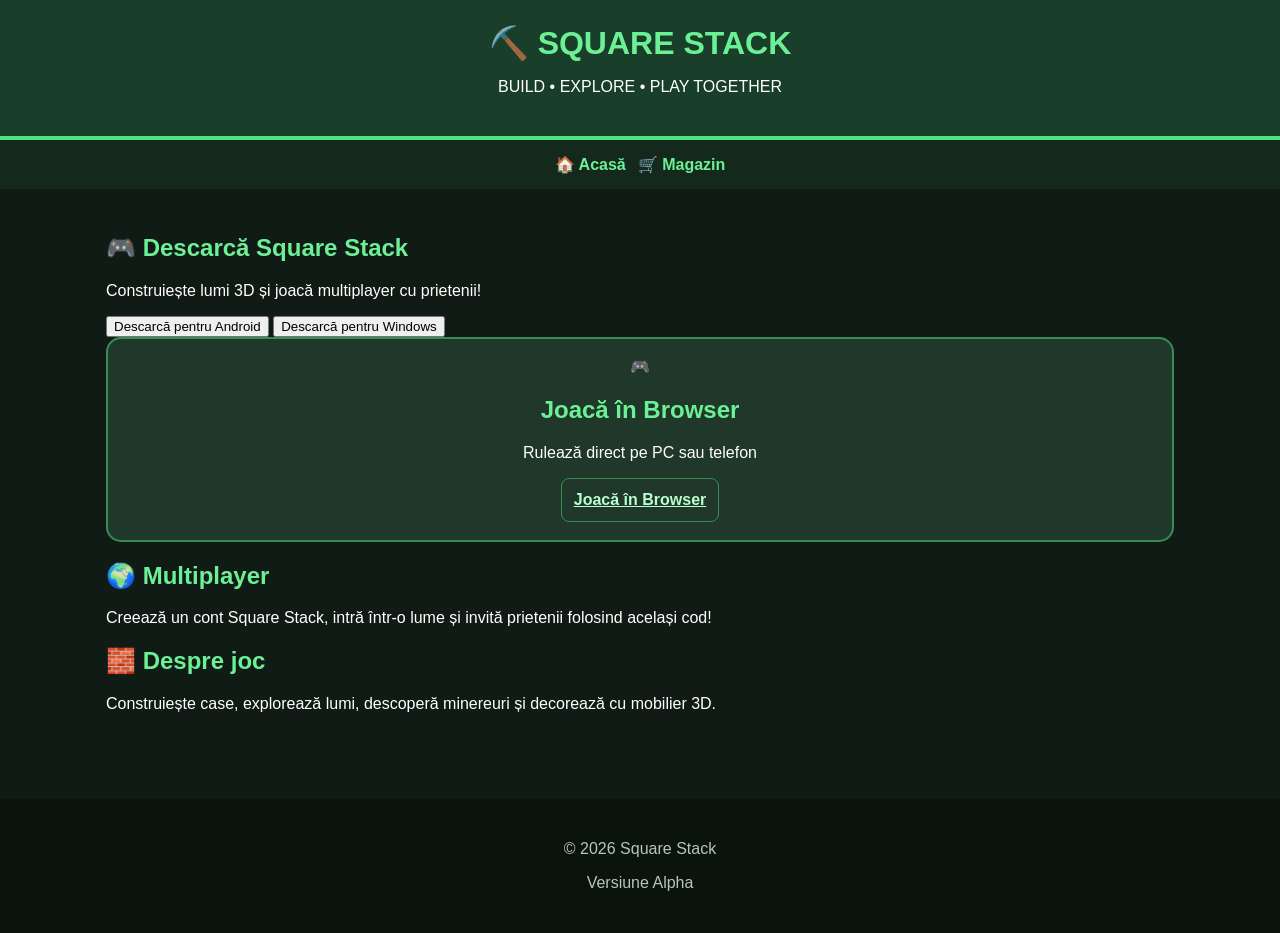
<file: index.html>
<!DOCTYPE html>
<html lang="ro">

<head>
    <meta charset="UTF-8">
    <meta name="viewport" content="width=device-width, initial-scale=1.0">

    <title>Square Stack - Download</title>
    <link rel="stylesheet" href="css/style.css">

</head>

<body>

    <header>
        <h1>⛏️ SQUARE STACK</h1>
        <p>BUILD • EXPLORE • PLAY TOGETHER</p>
    </header>
    <nav><a href="index.html">🏠 Acasă</a><a href="magazin.html">🛒 Magazin</a></nav>

    <main>

        <h2>🎮 Descarcă Square Stack</h2>

        <p>
            Construiește lumi 3D și joacă
            multiplayer cu prietenii!
        </p>

        <div class="download-buttons">
            <button class="download-btn android-btn" onclick="downloadGame('android')">
                Descarcă pentru Android
            </button>

            <button class="download-btn windows-btn" onclick="downloadGame('windows')">
                Descarcă pentru Windows
            </button>
        </div>


        </div>
        <div class="card">
            <div class="icon">🎮</div>
            <h2>Joacă în Browser</h2>
            <p>Rulează direct pe PC sau telefon</p>
            <a class="download-button" href="https://bogdansavitchi01-boop.github.io/square-stack-multiplayer/">
                Joacă în Browser
            </a>
        </div>

        <div class="info">
            <h2>🌍 Multiplayer</h2>

            <p>
                Creează un cont Square Stack,
                intră într-o lume și invită
                prietenii folosind același cod!
            </p>

            <h2>🧱 Despre joc</h2>

            <p>
                Construiește case, explorează lumi,
                descoperă minereuri și decorează
                cu mobilier 3D.
            </p>
        </div>


    </main>

    <footer>
        <p>© 2026 Square Stack</p>
        <p>Versiune Alpha</p>
    </footer>

</body>

</html>
</file>
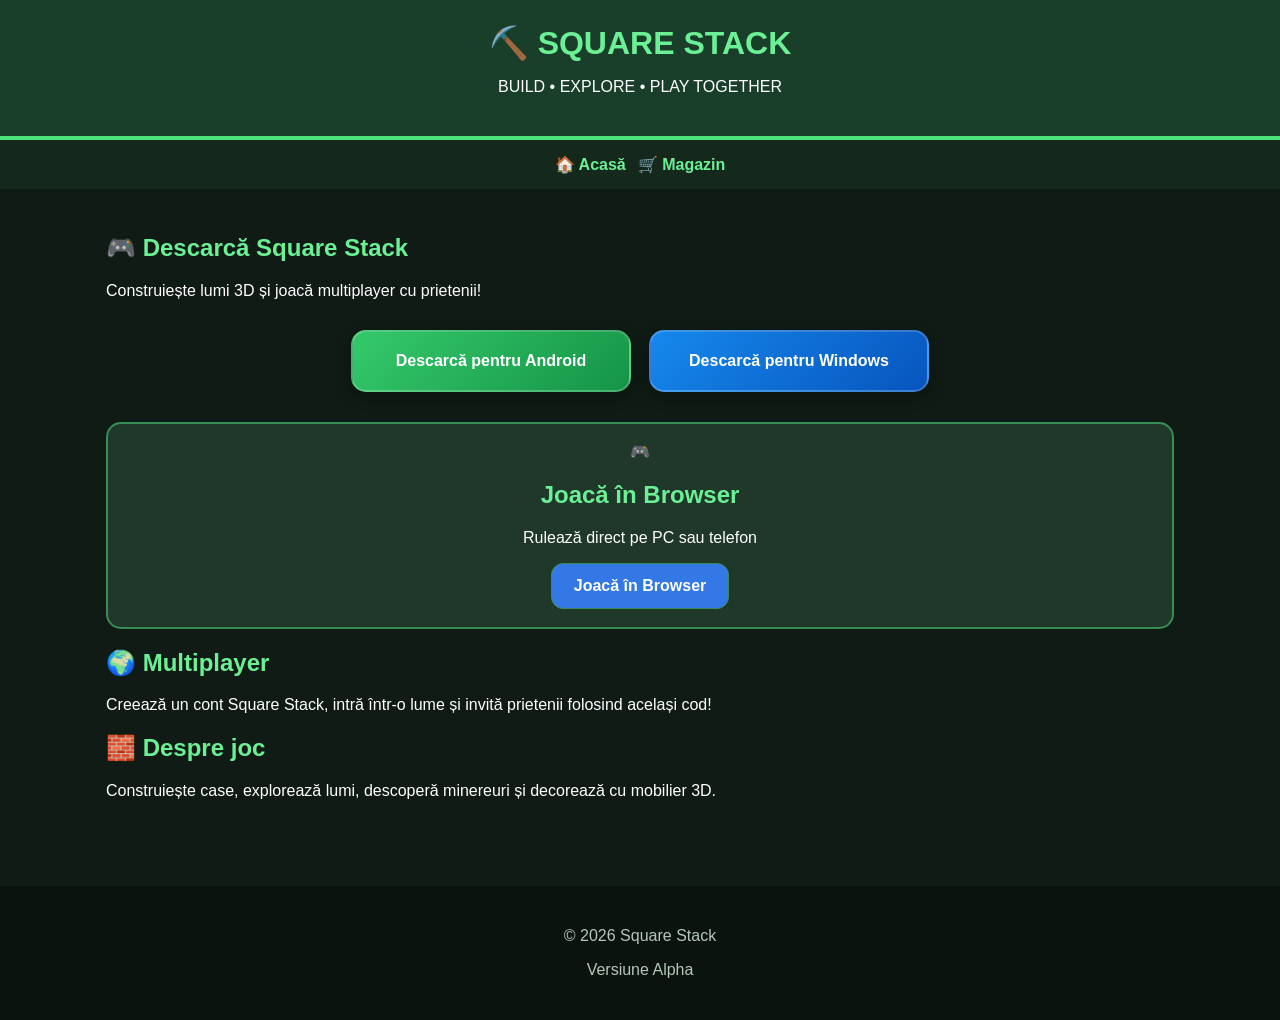
<file: site Squer stack/index.html>
<!DOCTYPE html>
<html lang="ro">

<head>
    <meta charset="UTF-8">
    <meta name="viewport" content="width=device-width, initial-scale=1.0">

    <title>Square Stack - Download</title>
    <link rel="stylesheet" href="css/product-page.css">
    <script src="js/magazin.js"></script>

</head>

<body>

    <header>
        <h1>⛏️ SQUARE STACK</h1>
        <p>BUILD • EXPLORE • PLAY TOGETHER</p>
    </header>
    <nav><a href="index.html">🏠 Acasă</a><a href="magazin.html">🛒 Magazin</a></nav>

    <main>

        <h2>🎮 Descarcă Square Stack</h2>

        <p>
            Construiește lumi 3D și joacă
            multiplayer cu prietenii!
        </p>

        <div class="download-buttons">
            <button class="download-btn android-btn" onclick="downloadGame('android')">
                Descarcă pentru Android
            </button>

            <button class="download-btn windows-btn" onclick="downloadGame('windows')">
                Descarcă pentru Windows
            </button>
        </div>


        </div>
        <div class="card">
            <div class="icon">🎮</div>
            <h2>Joacă în Browser</h2>
            <p>Rulează direct pe PC sau telefon</p>
            <a class="download-button" href="https://bogdansavitchi01-boop.github.io/square-stack-multiplayer/">
                Joacă în Browser
            </a>
        </div>

        <div class="info">
            <h2>🌍 Multiplayer</h2>

            <p>
                Creează un cont Square Stack,
                intră într-o lume și invită
                prietenii folosind același cod!
            </p>

            <h2>🧱 Despre joc</h2>

            <p>
                Construiește case, explorează lumi,
                descoperă minereuri și decorează
                cu mobilier 3D.
            </p>
        </div>


    </main>

    <footer>
        <p>© 2026 Square Stack</p>
        <p>Versiune Alpha</p>
    </footer>

</body>

</html>
</file>
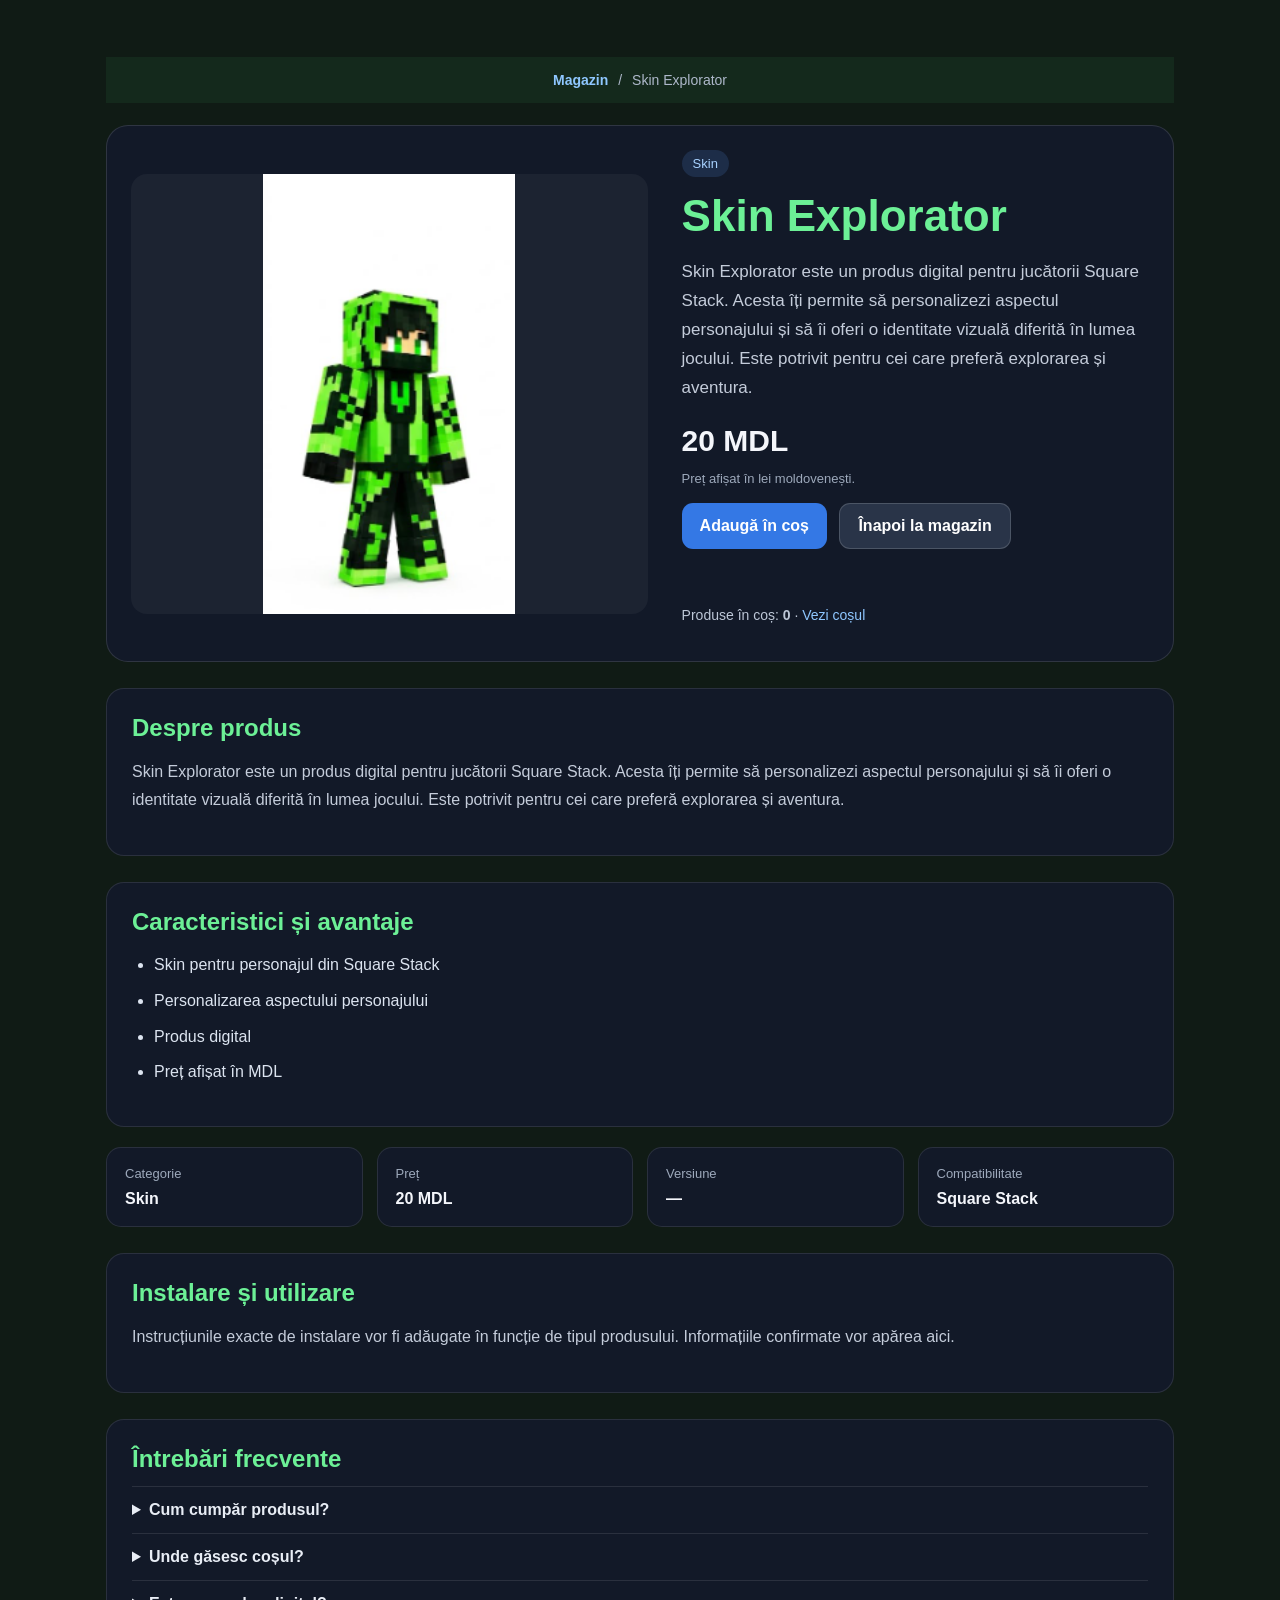
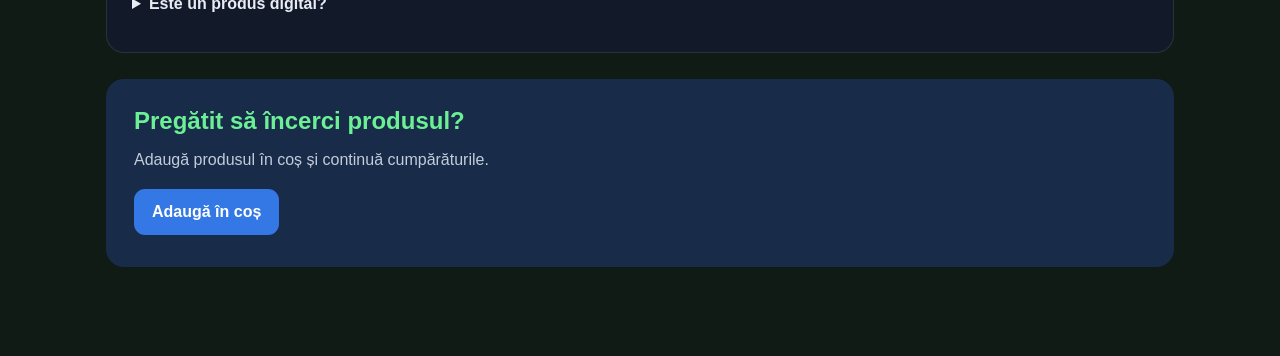
<file: 1index.html>
<!DOCTYPE html>
<html lang="ro">
<head>
    <meta charset="UTF-8">
    <meta name="viewport" content="width=device-width, initial-scale=1.0">

    <title>Skin Explorator - Square Stack Store</title>

    <link rel="stylesheet" href="css/style.css">
    <link rel="stylesheet" href="css/product-page.css">
</head>

<body data-product-id="skin-explorator">

    <main class="product-page-container" id="product-page">
        <p>Se încarcă produsul...</p>
    </main>

    <script src="js/product-page.js"></script>

</body>
</html>
</file>
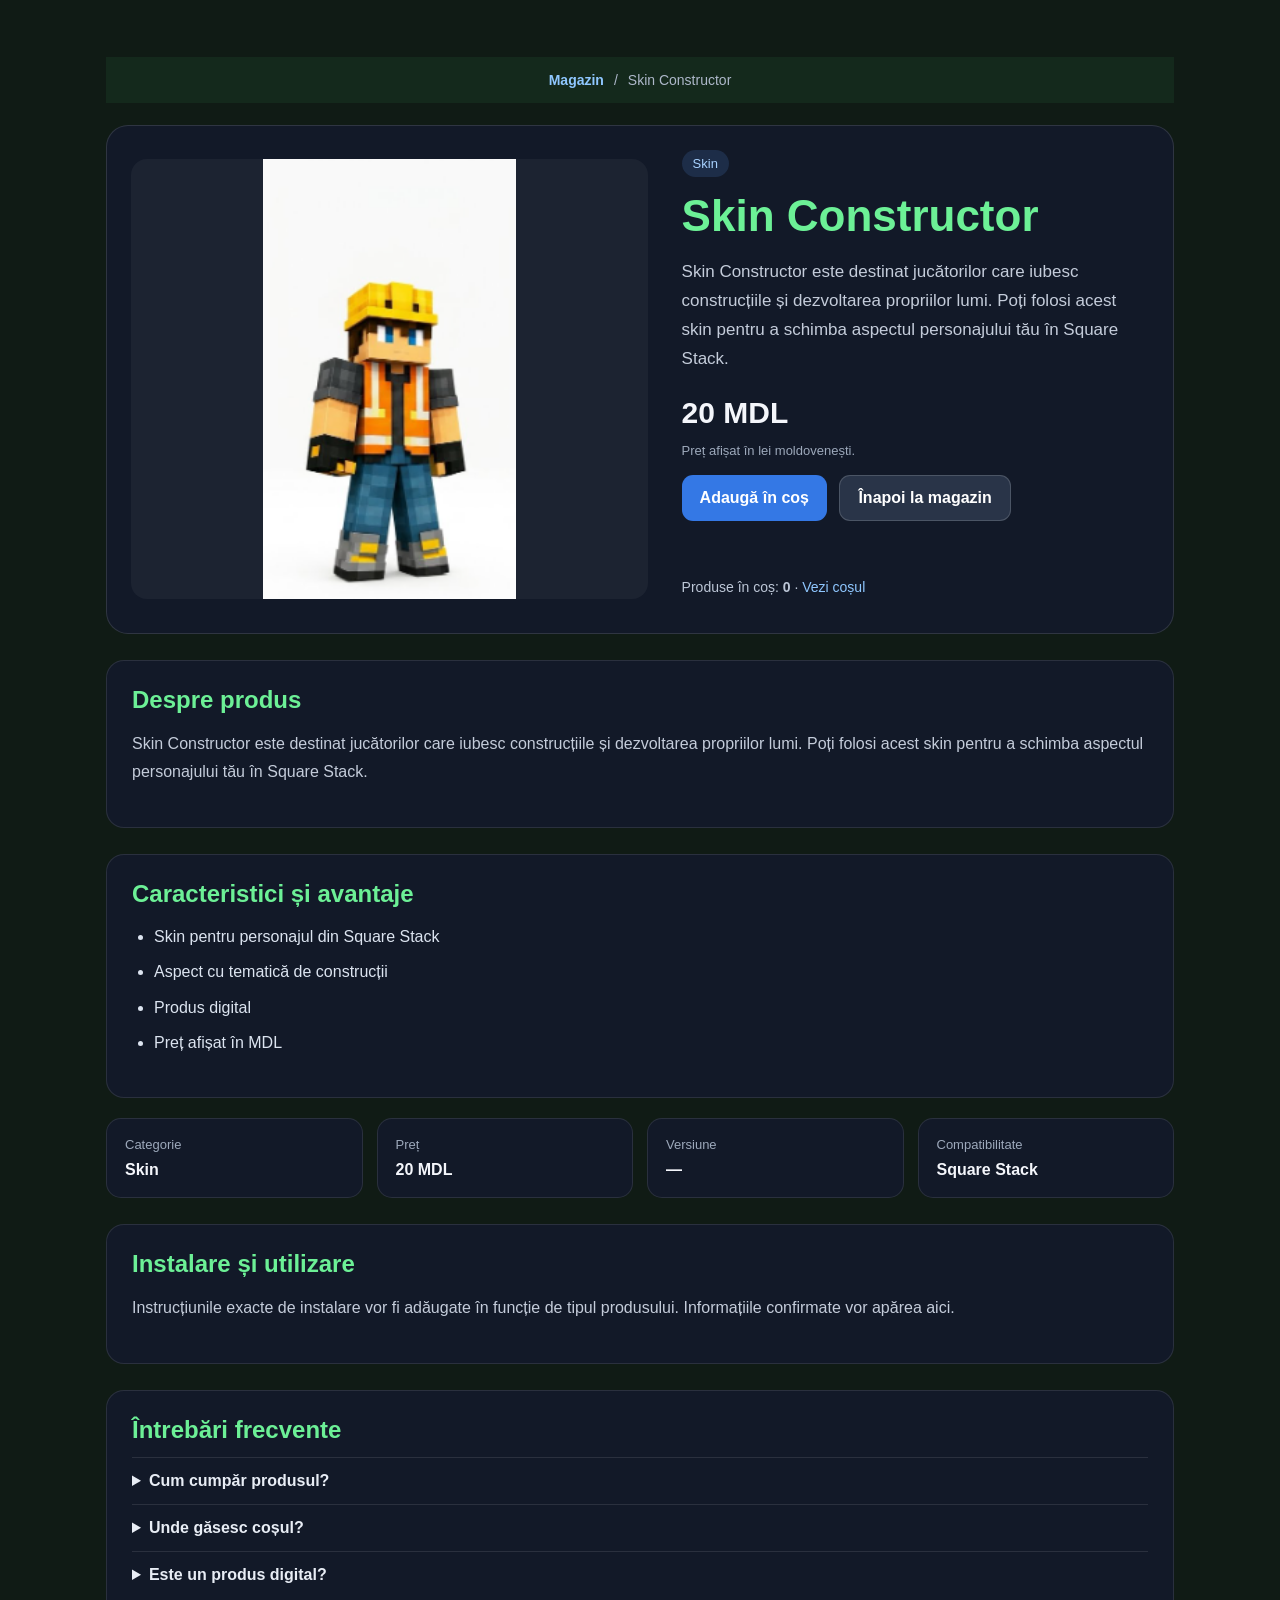
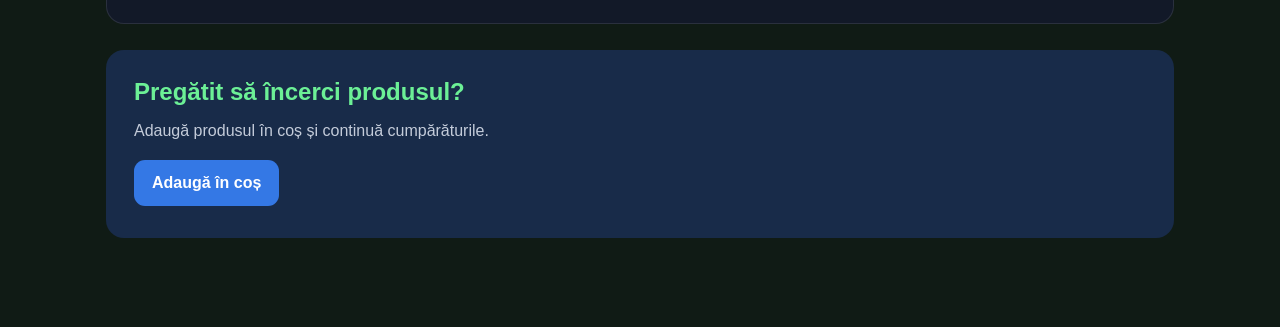
<file: 2index.html>
<!DOCTYPE html>
<html lang="ro">
<head>
    <meta charset="UTF-8">
    <meta name="viewport" content="width=device-width, initial-scale=1.0">

    <title>Skin Explorator - Square Stack Store</title>

    <link rel="stylesheet" href="css/style.css">
    <link rel="stylesheet" href="css/product-page.css">
</head>

<body data-product-id="skin-constructor">

    <main class="product-page-container" id="product-page">
        <p>Se încarcă produsul...</p>
    </main>

    <script src="js/product-page.js"></script>

</body>
</html>
</file>
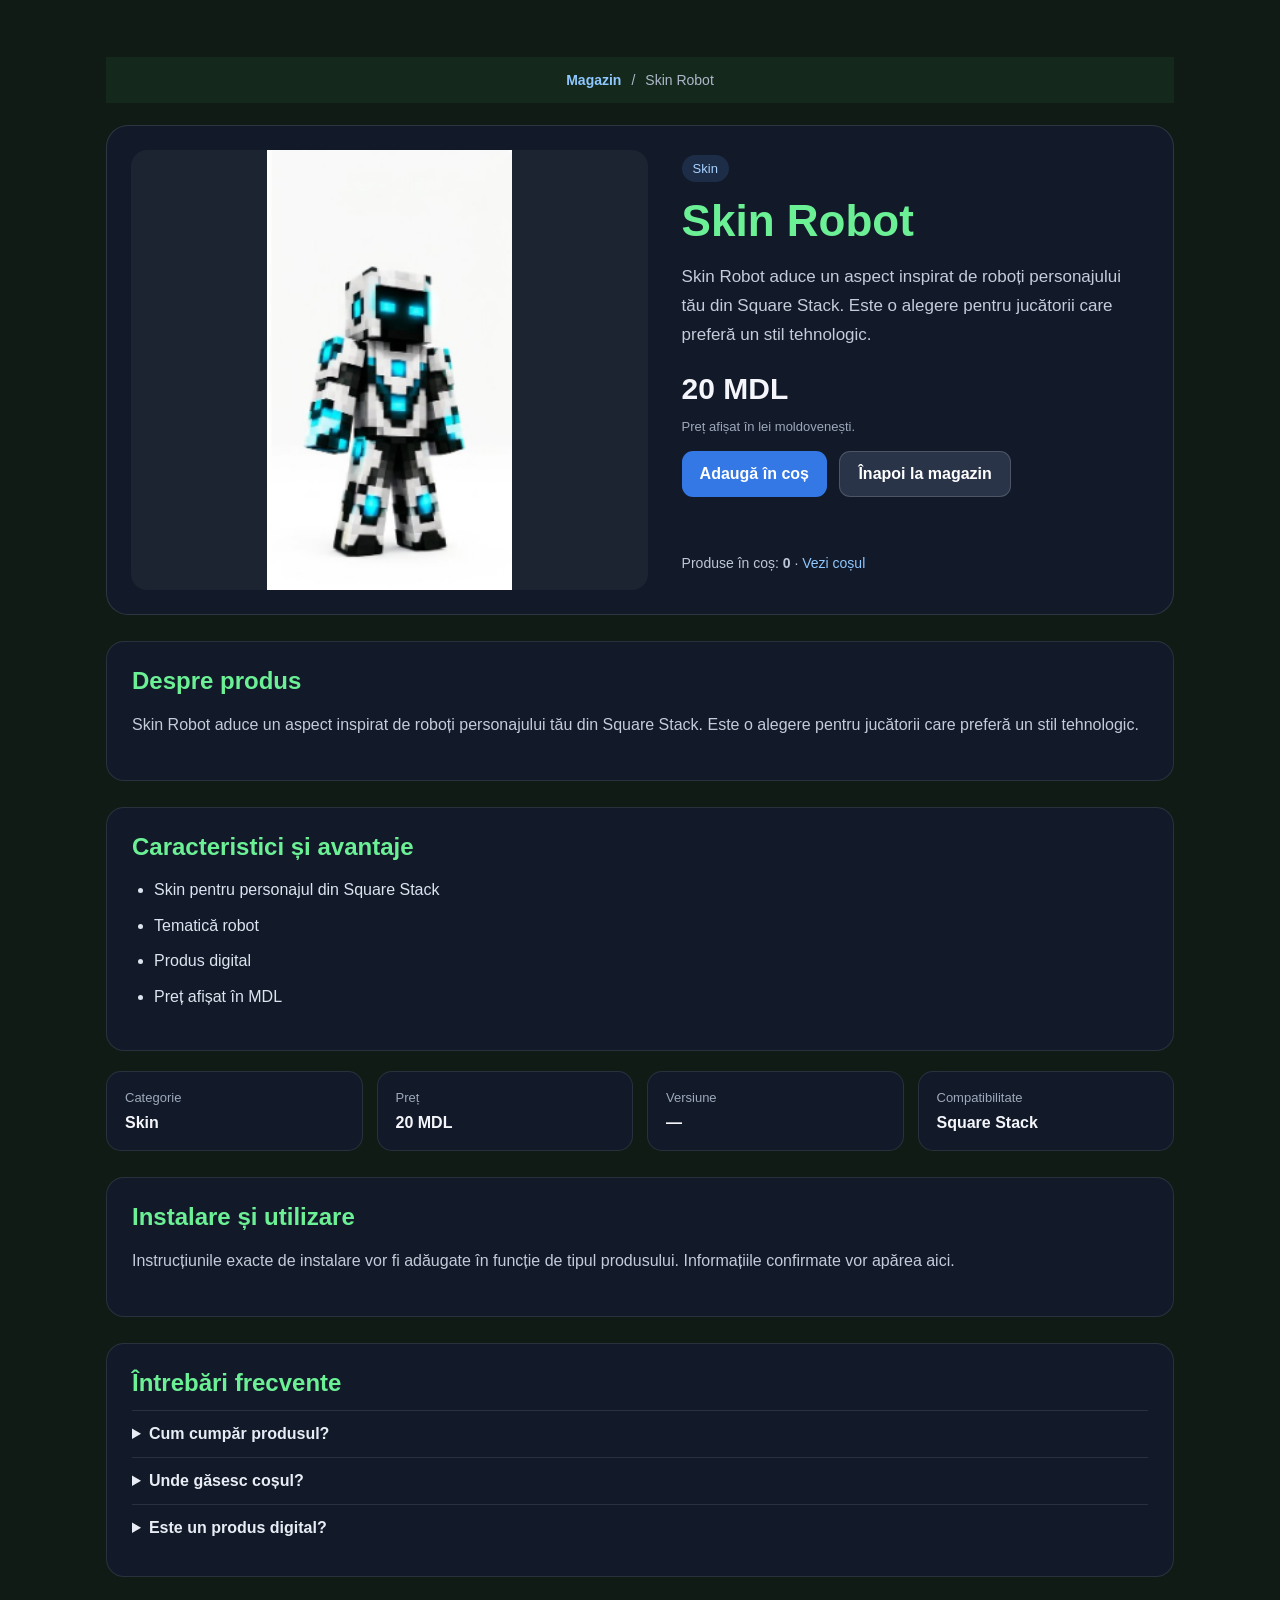
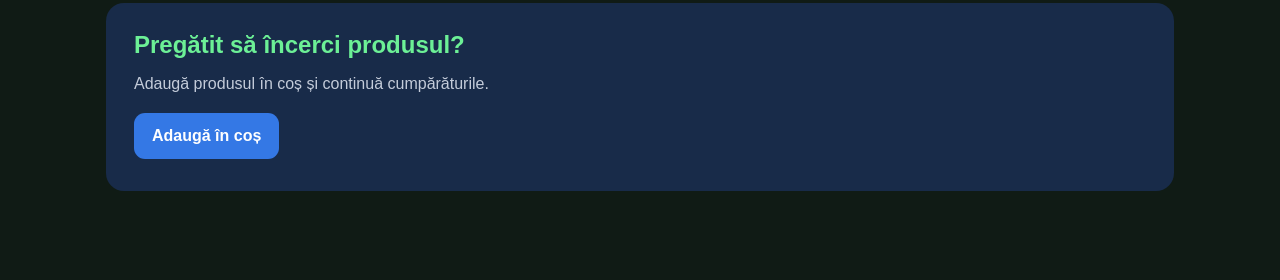
<file: 3index.html>
<!DOCTYPE html>
<html lang="ro">
<head>
    <meta charset="UTF-8">
    <meta name="viewport" content="width=device-width, initial-scale=1.0">

    <title>Skin Explorator - Square Stack Store</title>

    <link rel="stylesheet" href="css/style.css">
    <link rel="stylesheet" href="css/product-page.css">
</head>

<body data-product-id="skin-robot">

    <main class="product-page-container" id="product-page">
        <p>Se încarcă produsul...</p>
    </main>

    <script src="js/product-page.js"></script>

</body>
</html>
</file>
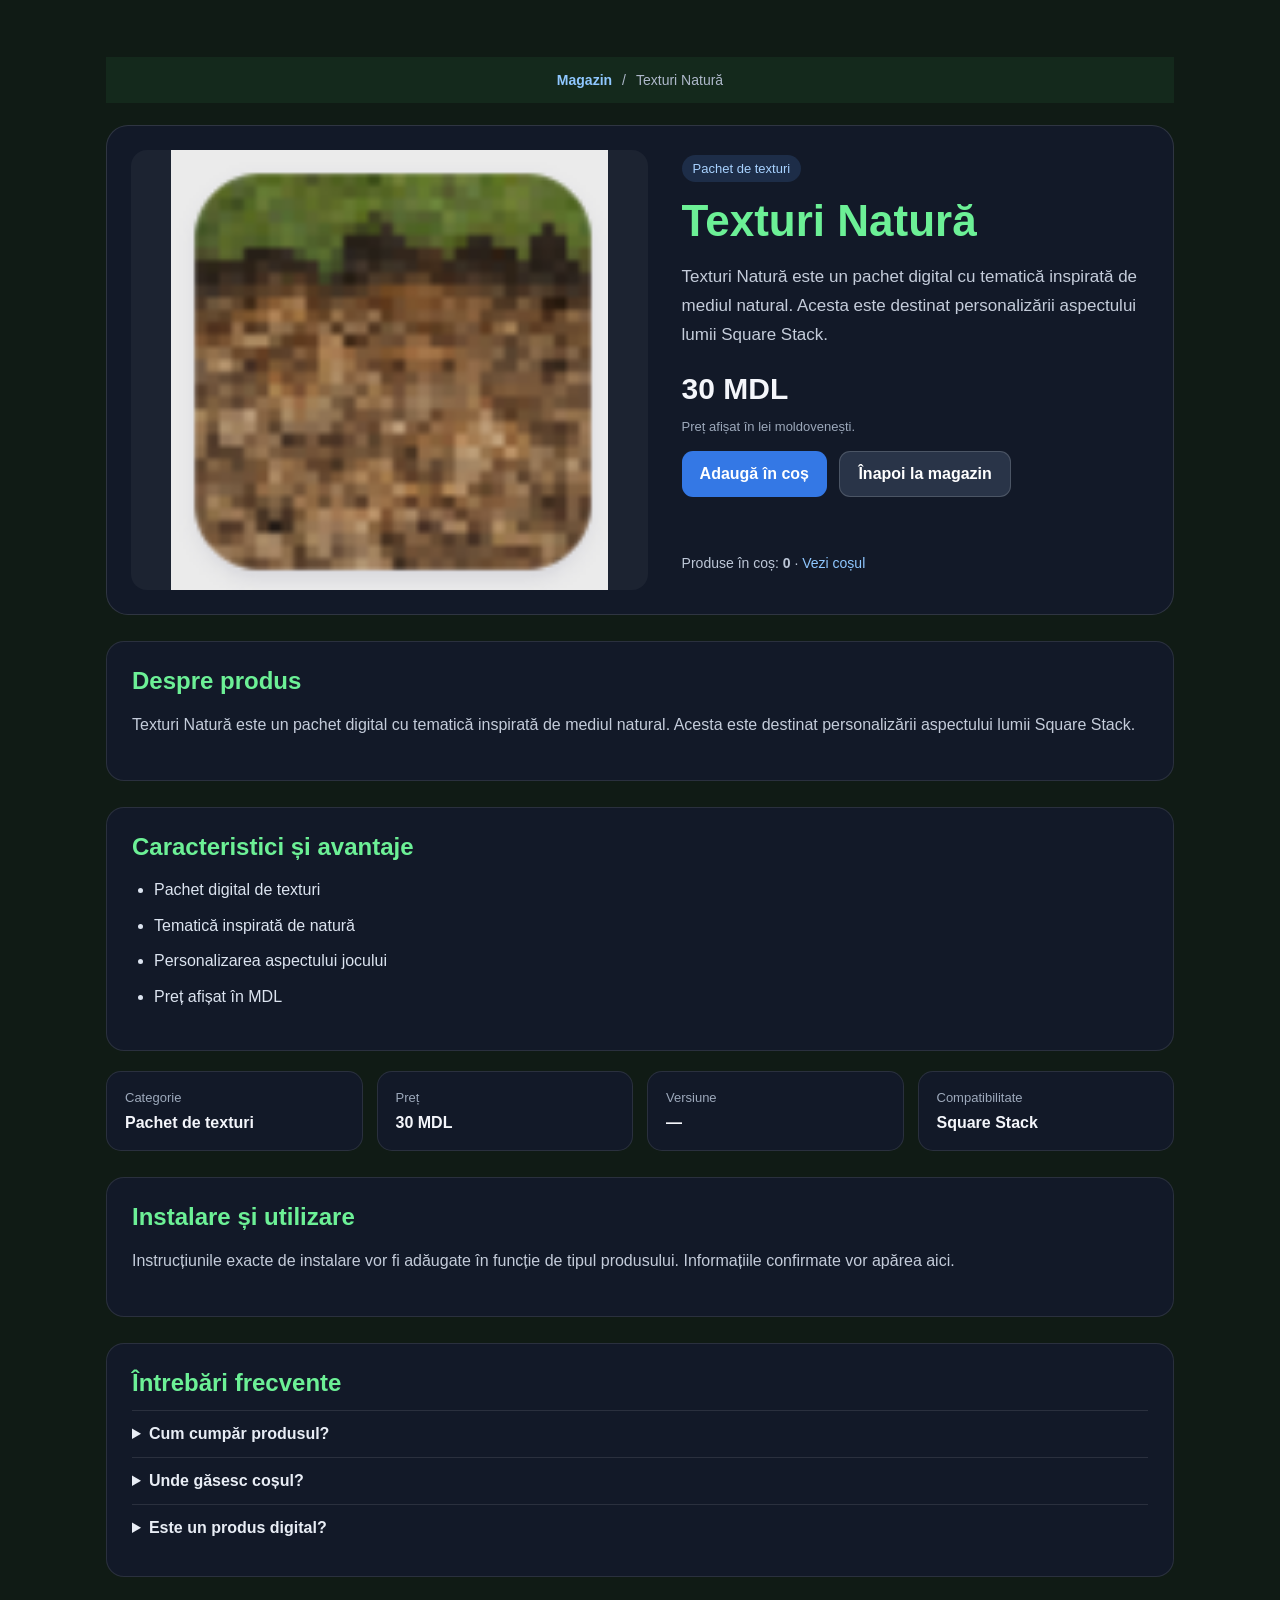
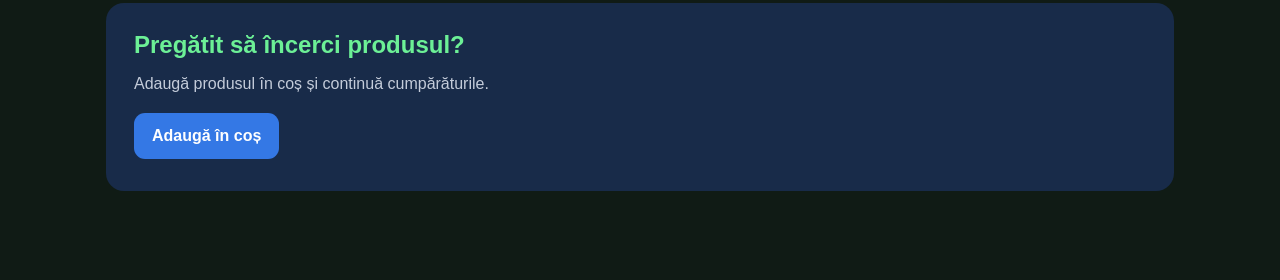
<file: 4index.html>
<!DOCTYPE html>
<html lang="ro">
<head>
    <meta charset="UTF-8">
    <meta name="viewport" content="width=device-width, initial-scale=1.0">

    <title>Skin Explorator - Square Stack Store</title>

    <link rel="stylesheet" href="css/style.css">
    <link rel="stylesheet" href="css/product-page.css">
</head>

<body data-product-id="texturi-natura">

    <main class="product-page-container" id="product-page">
        <p>Se încarcă produsul...</p>
    </main>

    <script src="js/product-page.js"></script>

</body>
</html>
</file>
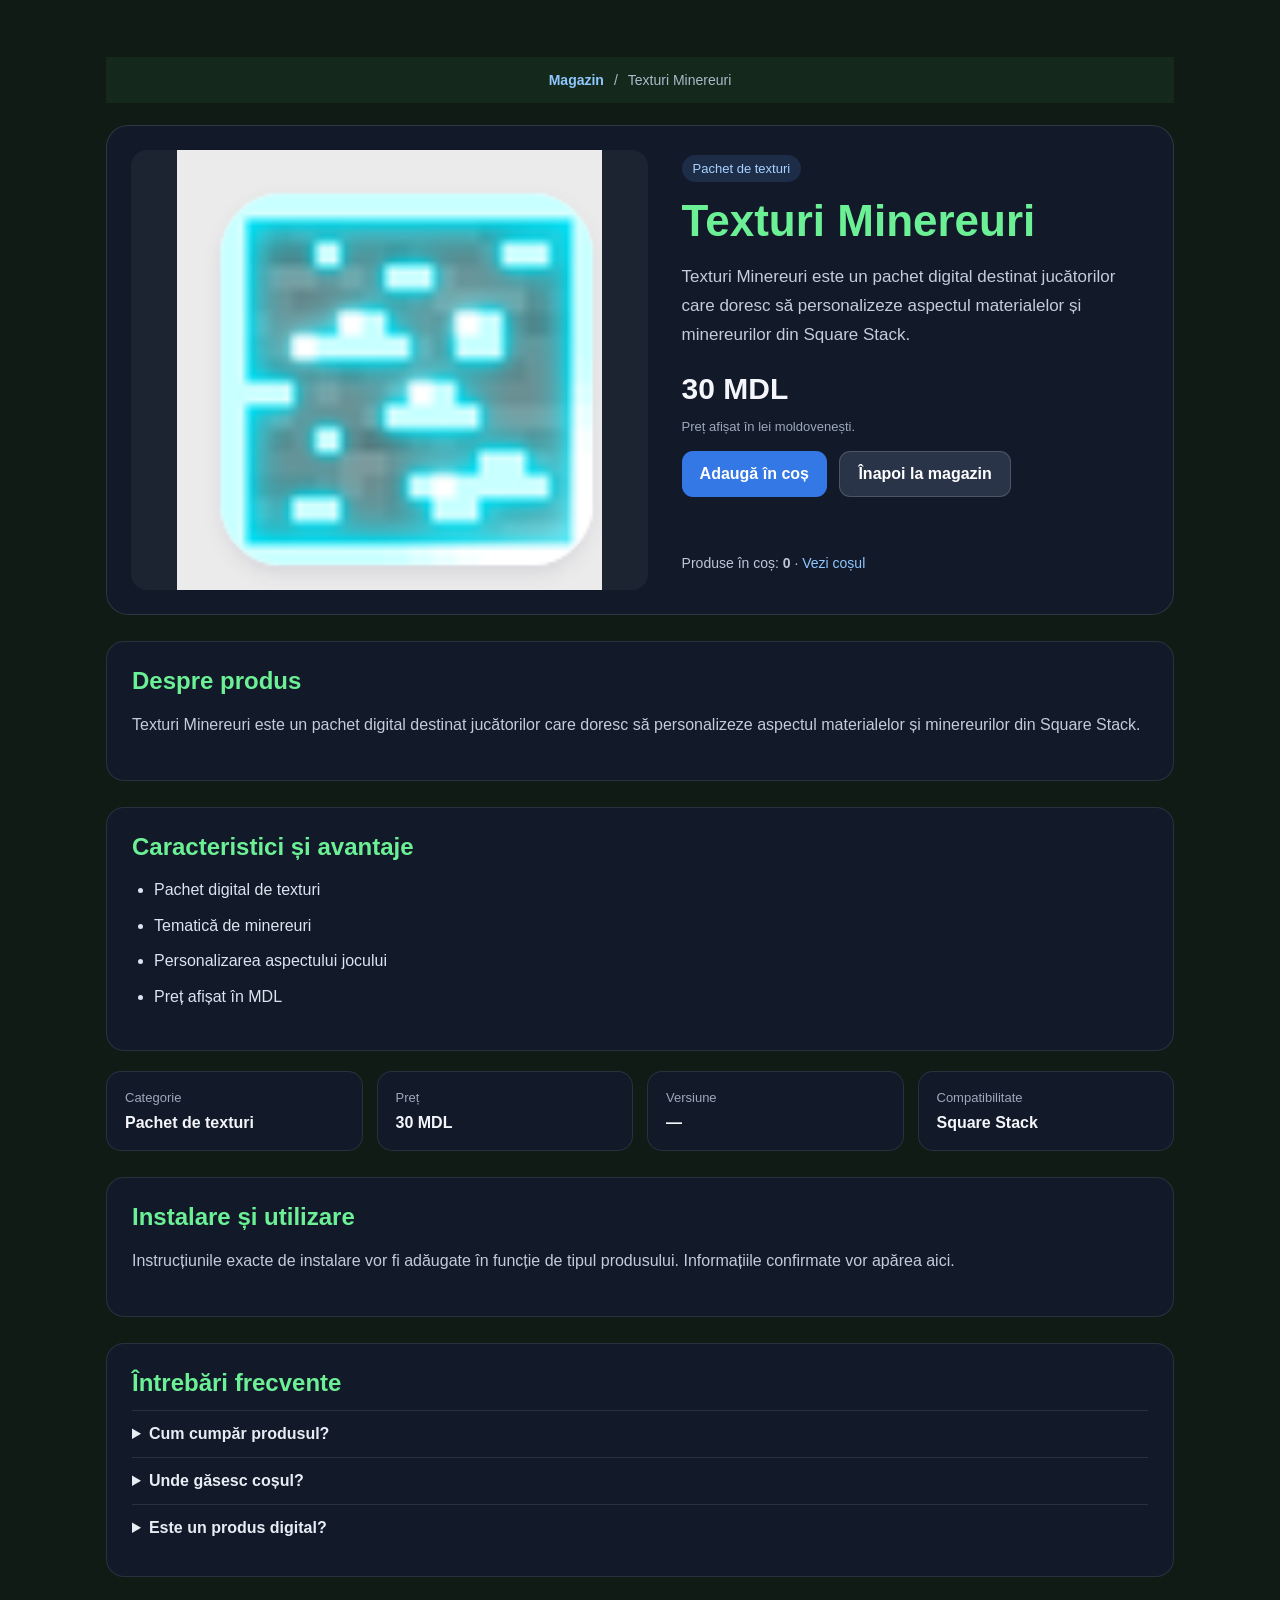
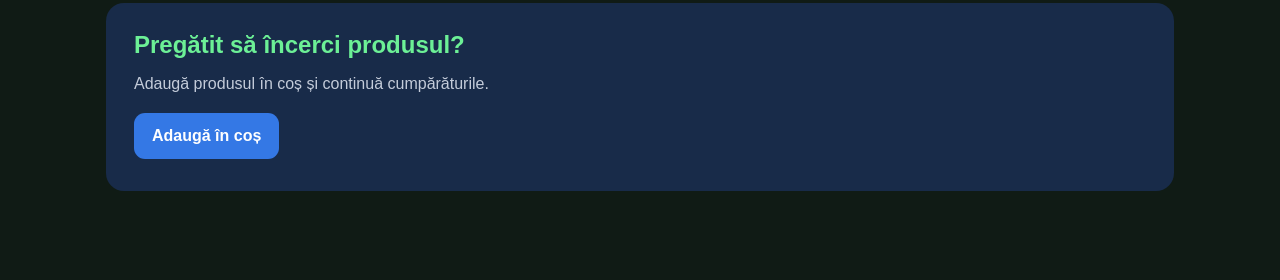
<file: 5index.html>
<!DOCTYPE html>
<html lang="ro">
<head>
    <meta charset="UTF-8">
    <meta name="viewport" content="width=device-width, initial-scale=1.0">

    <title>Skin Explorator - Square Stack Store</title>

    <link rel="stylesheet" href="css/style.css">
    <link rel="stylesheet" href="css/product-page.css">
</head>

<body data-product-id="texturi-minereuri">

    <main class="product-page-container" id="product-page">
        <p>Se încarcă produsul...</p>
    </main>

    <script src="js/product-page.js"></script>

</body>
</html>
</file>
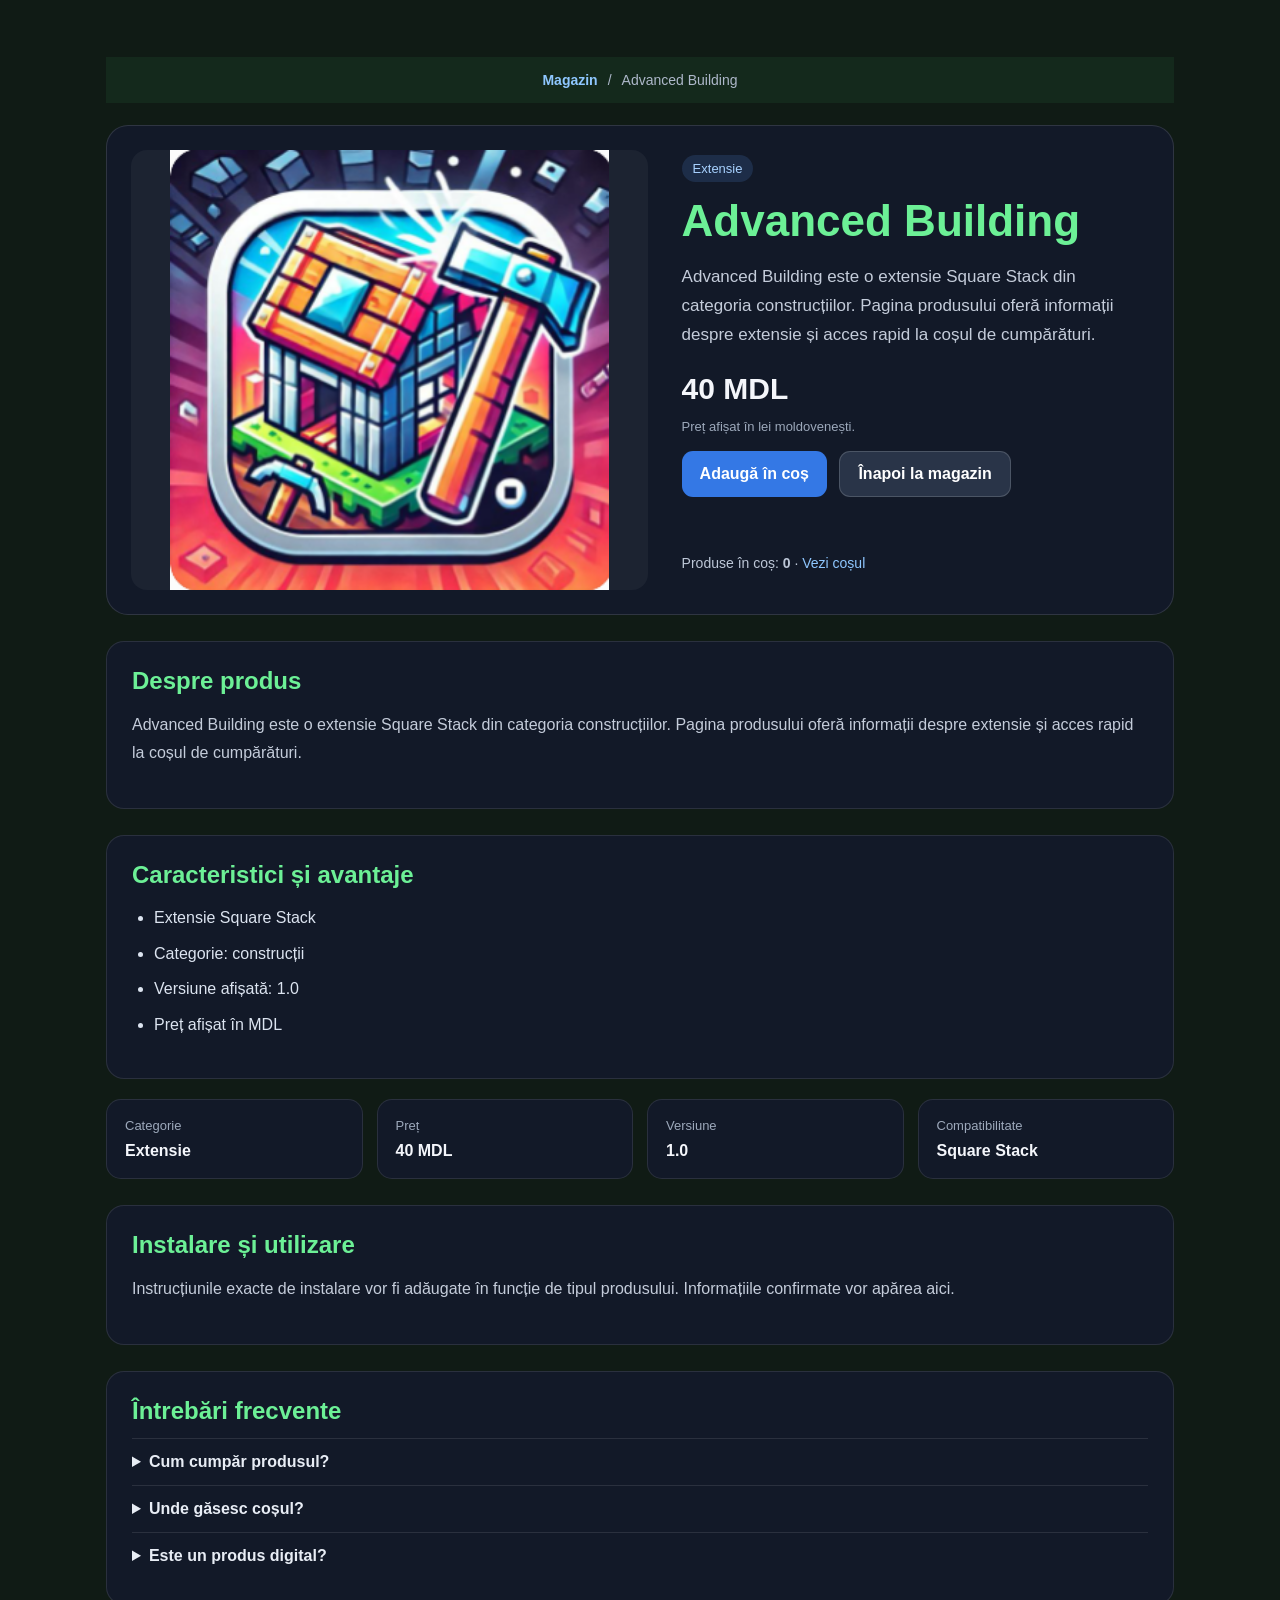
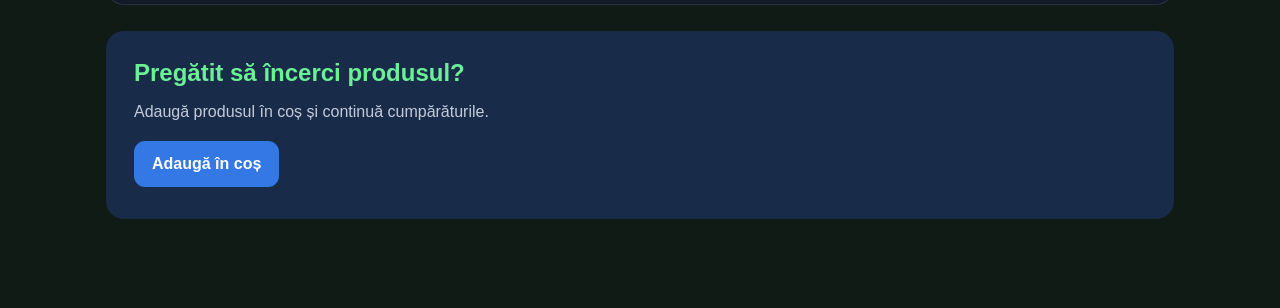
<file: 6index.html>
<!DOCTYPE html>
<html lang="ro">
<head>
    <meta charset="UTF-8">
    <meta name="viewport" content="width=device-width, initial-scale=1.0">

    <title>Skin Explorator - Square Stack Store</title>

    <link rel="stylesheet" href="css/style.css">
    <link rel="stylesheet" href="css/product-page.css">
</head>

<body data-product-id="advanced-building">

    <main class="product-page-container" id="product-page">
        <p>Se încarcă produsul...</p>
    </main>

    <script src="js/product-page.js"></script>

</body>
</html>
</file>
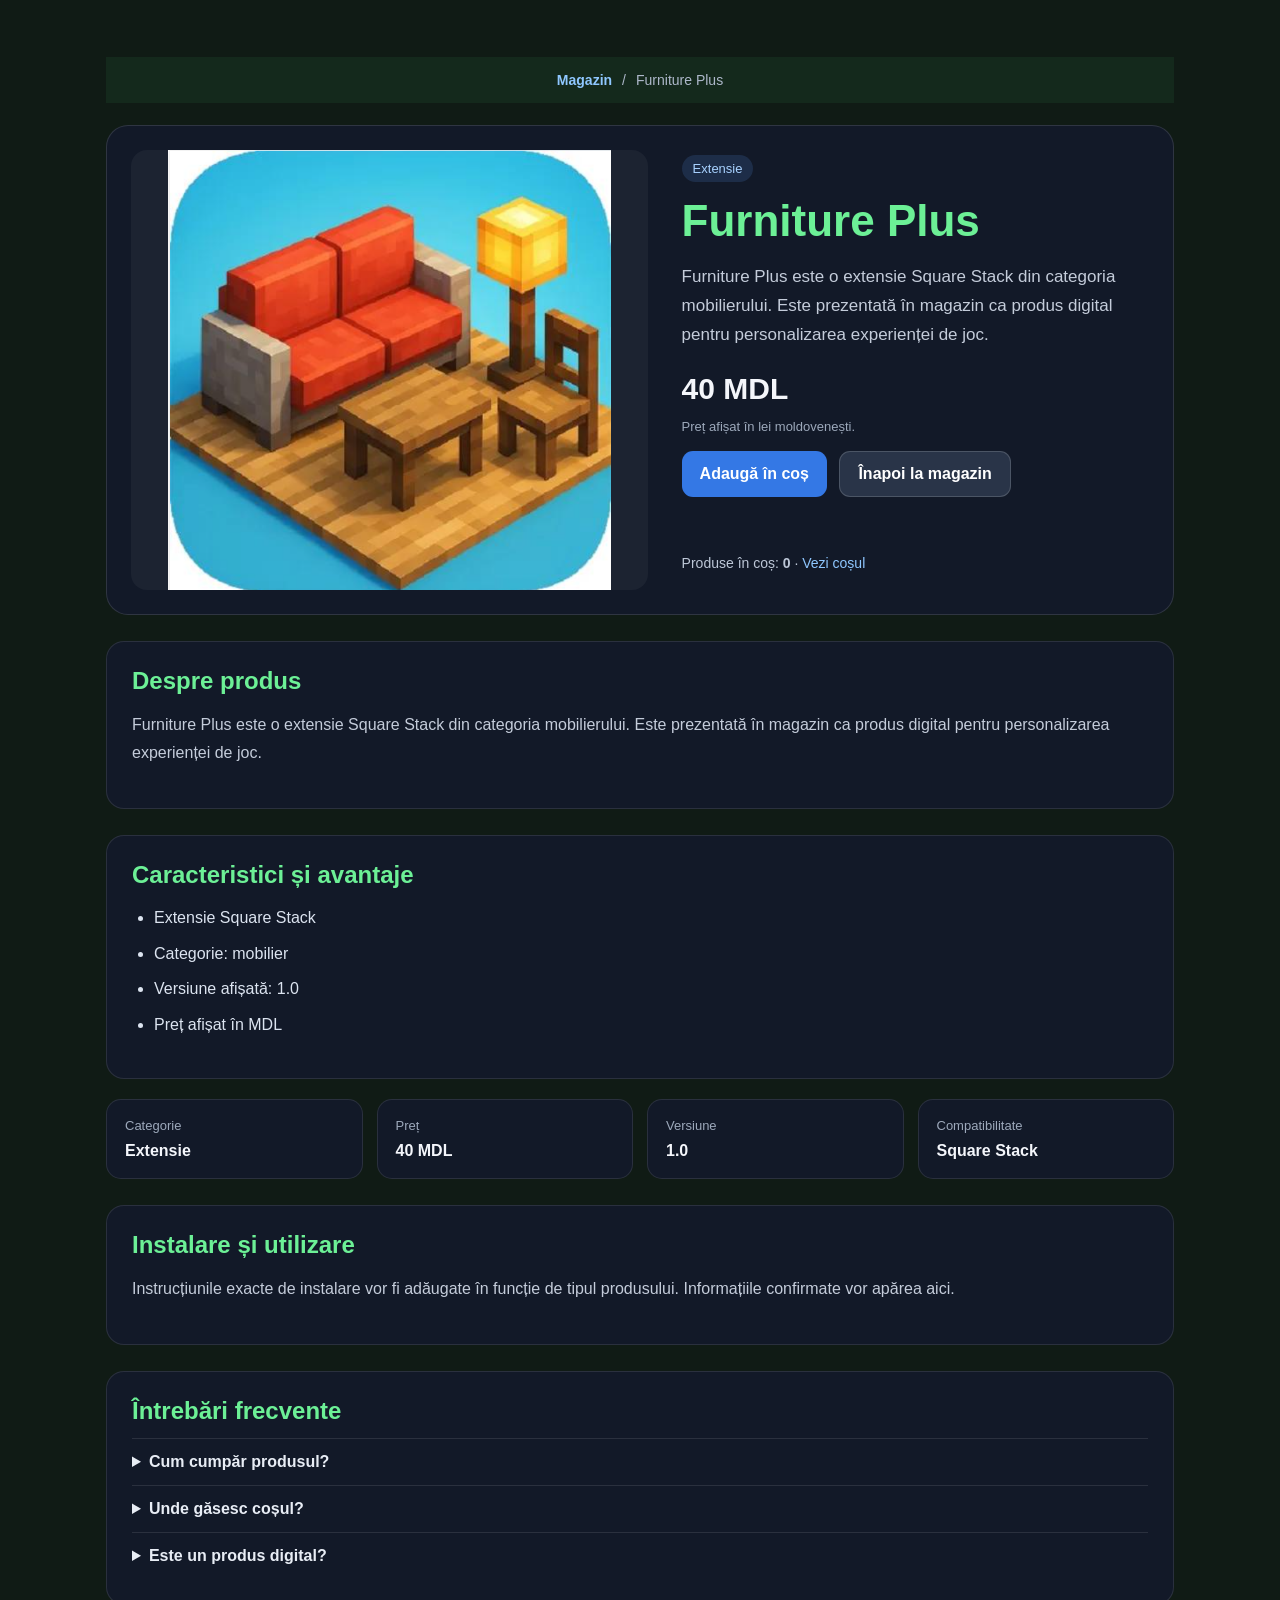
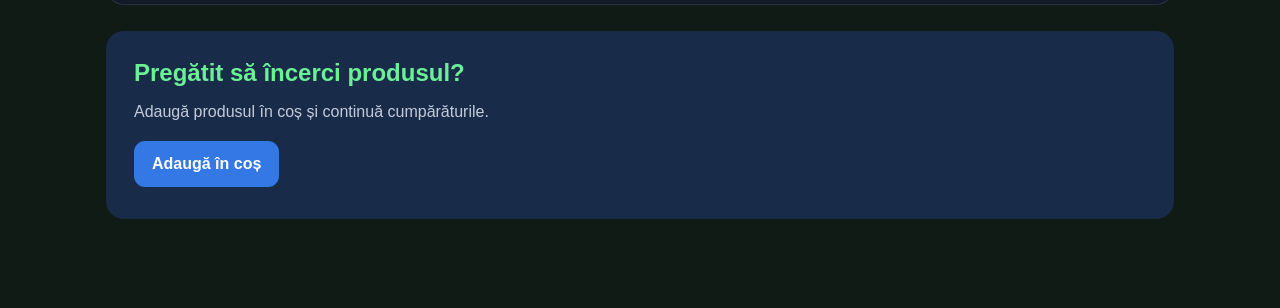
<file: 7index.html>
<!DOCTYPE html>
<html lang="ro">
<head>
    <meta charset="UTF-8">
    <meta name="viewport" content="width=device-width, initial-scale=1.0">

    <title>Skin Explorator - Square Stack Store</title>

    <link rel="stylesheet" href="css/style.css">
    <link rel="stylesheet" href="css/product-page.css">
</head>

<body data-product-id="furniture-plus">

    <main class="product-page-container" id="product-page">
        <p>Se încarcă produsul...</p>
    </main>

    <script src="js/product-page.js"></script>

</body>
</html>
</file>
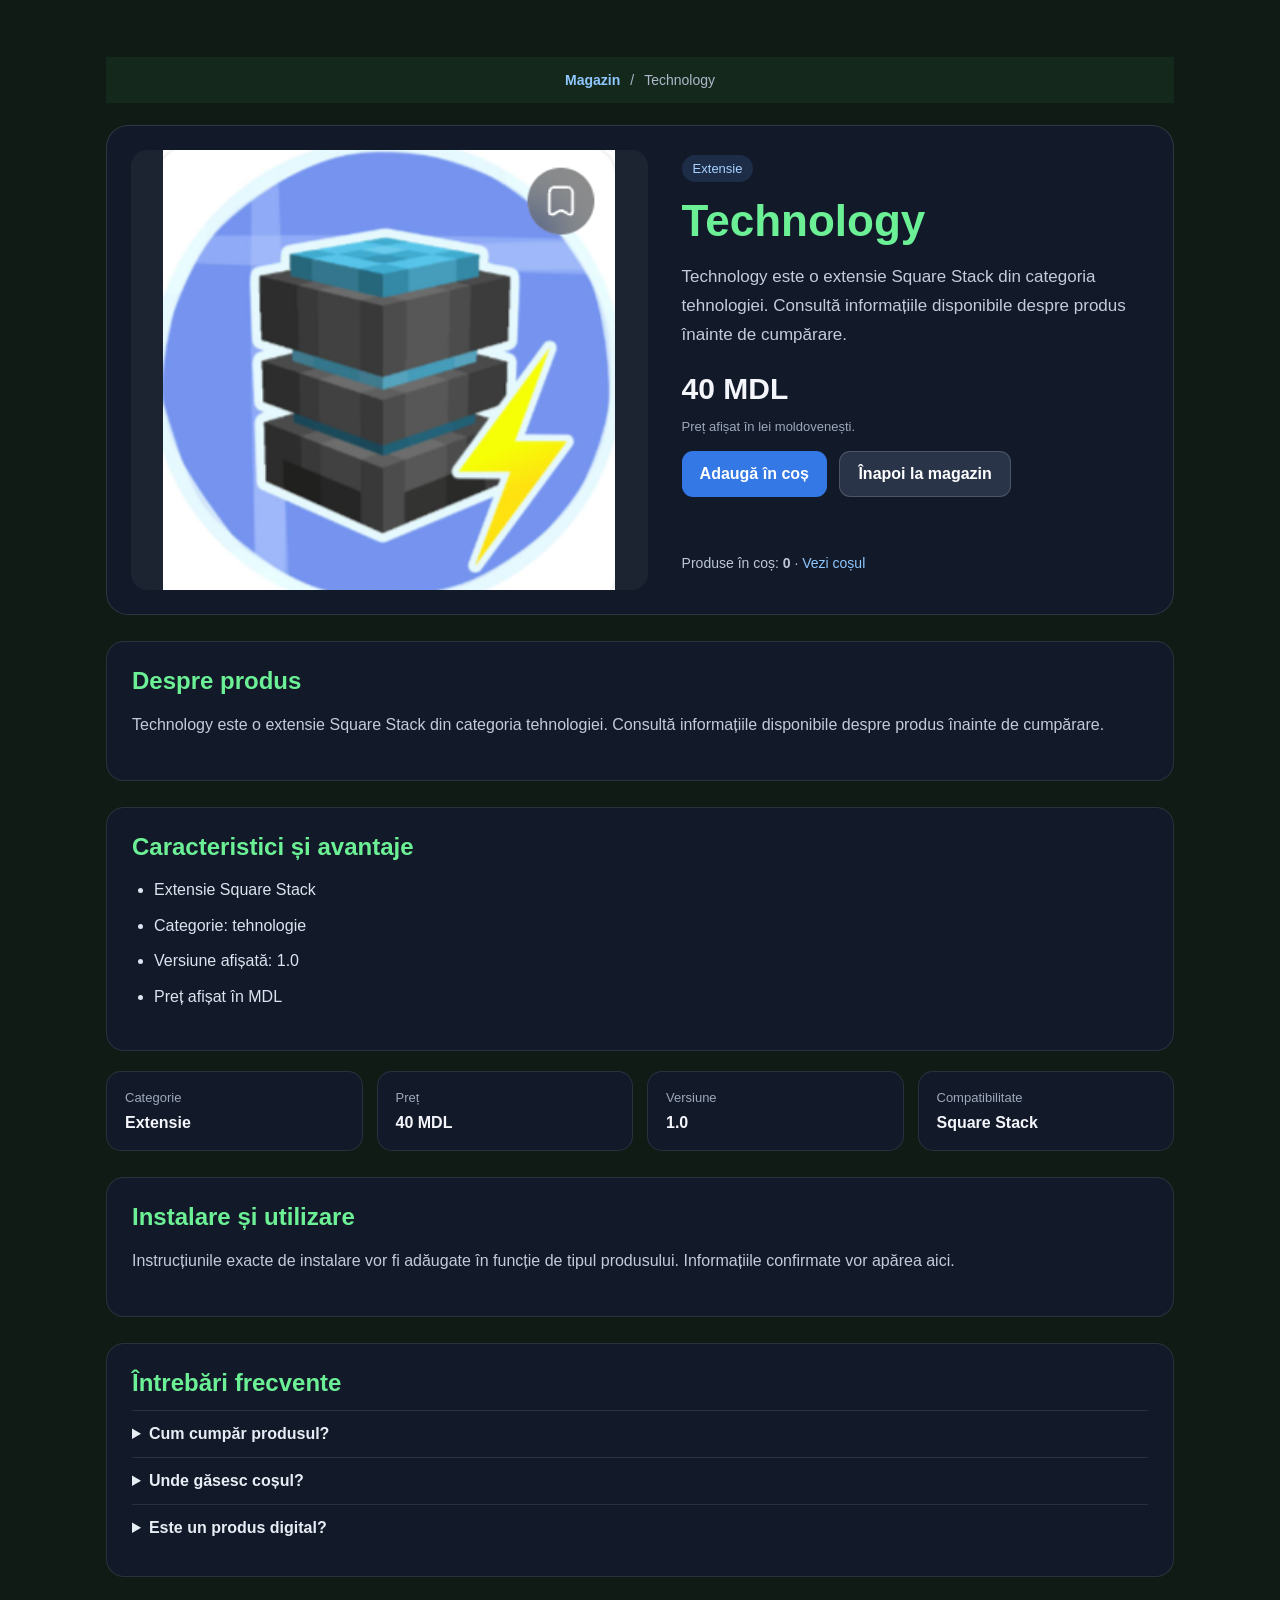
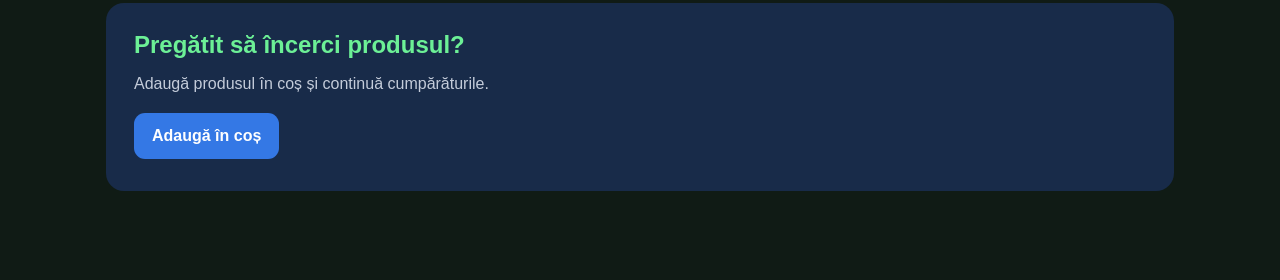
<file: 8index.html>
<!DOCTYPE html>
<html lang="ro">
<head>
    <meta charset="UTF-8">
    <meta name="viewport" content="width=device-width, initial-scale=1.0">

    <title>Skin Explorator - Square Stack Store</title>

    <link rel="stylesheet" href="css/style.css">
    <link rel="stylesheet" href="css/product-page.css">
</head>

<body data-product-id="technology">

    <main class="product-page-container" id="product-page">
        <p>Se încarcă produsul...</p>
    </main>

    <script src="js/product-page.js"></script>

</body>
</html>
</file>
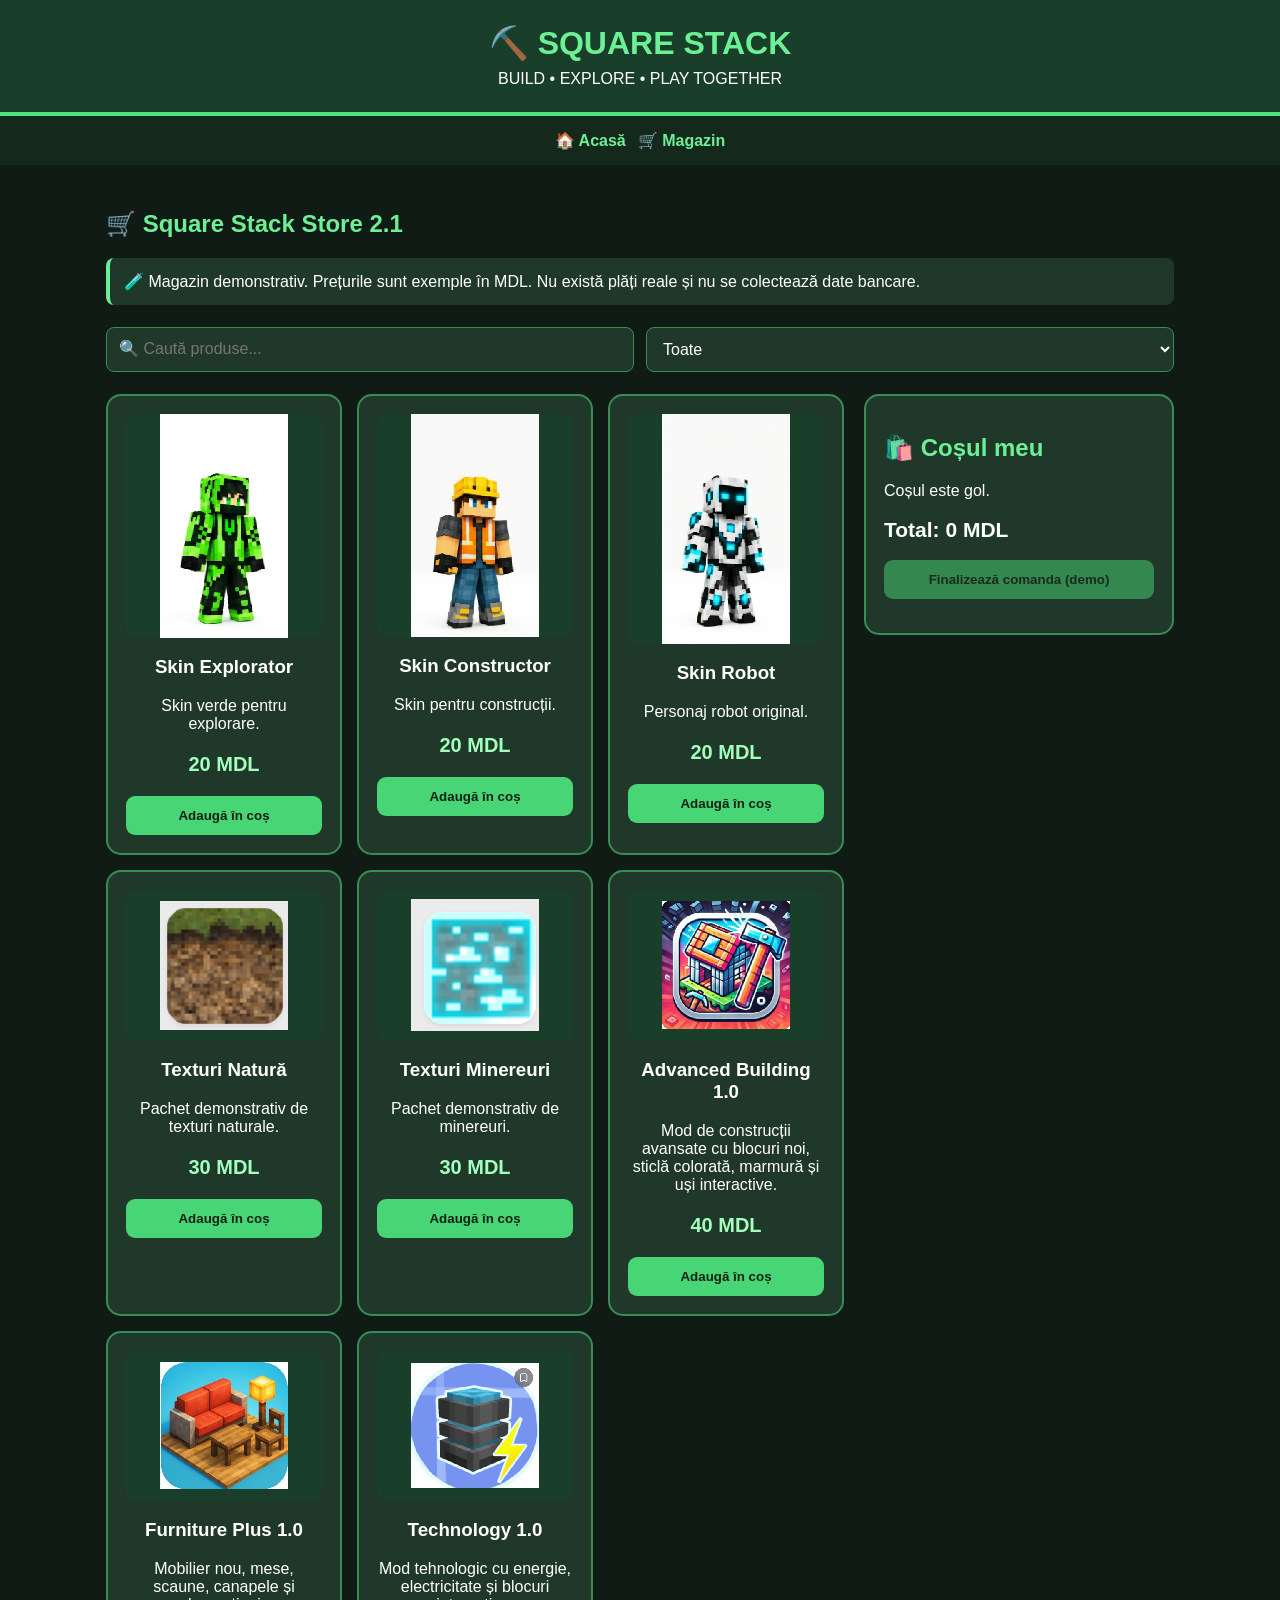
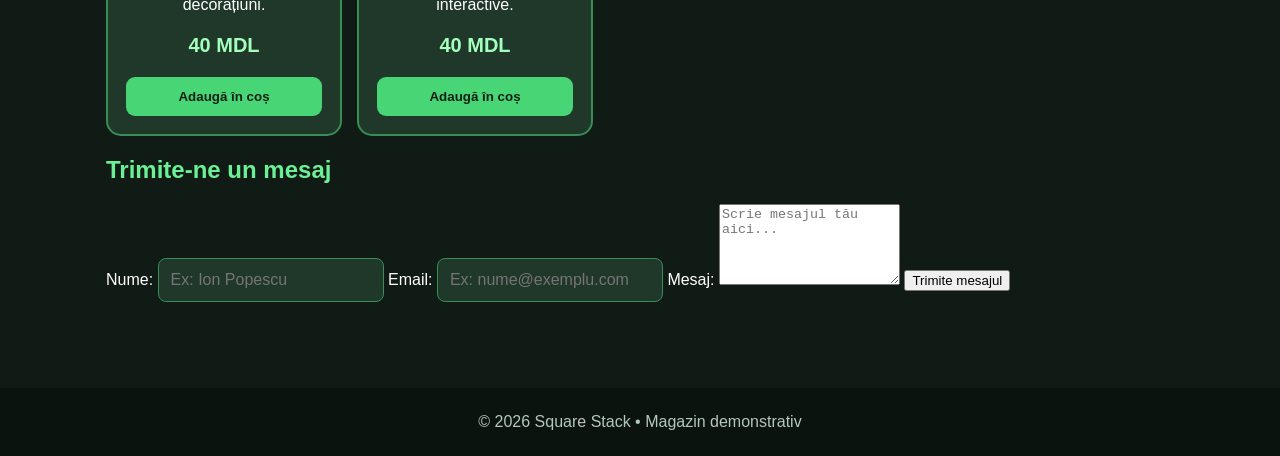
<file: magazin.html>
<!DOCTYPE html>
<html lang="ro">

<head>
    <meta charset="UTF-8">
    <meta name="viewport" content="width=device-width, initial-scale=1">
    <title>Square Stack store </title>
    <link rel="stylesheet" href="css/style.css">
    <script defer src="js/skin3d.js"></script>
    <script defer src="js/magazin.js"></script>

</head>

<body>
    <header>
        <h1>⛏️ SQUARE STACK</h1>
        <div>BUILD • EXPLORE • PLAY TOGETHER</div>
    </header>
    <nav><a href="index.html">🏠 Acasă</a><a href="magazin.html">🛒 Magazin</a></nav>
    <main>
        <h2>🛒 Square Stack Store 2.1</h2>
        <p class="notice">🧪 Magazin demonstrativ. Prețurile sunt exemple în MDL. Nu există plăți reale și nu se
            colectează date bancare.
        </p>
        <div class="tools"><input id="search" type="search" placeholder="🔍 Caută produse..."
                aria-label="Caută produse"><select id="filter" aria-label="Filtrează categoria">
                <option value="all">Toate</option>
                <option value="skin">Skinuri</option>
                <option value="texture">Texturi</option>
                <option value="mod">Moduri</option>
            </select></div>
        <div class="layout">
            <section>
                <div class="grid" id="products"></div>
                <p id="no-results" hidden>Nu am găsit produse.</p>
            </section>
            <aside class="cart">
                <h2>🛍️ Coșul meu</h2>
                <div id="cart-items"></div>
                <p class="cart-total">Total: <span id="total">0 MDL</span></p><button class="btn"
                    id="checkout">Finalizează comanda (demo)</button>
                <p id="message" role="status" aria-live="polite"></p>
            </aside>
        </div>

        <form id="formular-squarestack" class="formular-modern">
            <h2>Trimite-ne un mesaj</h2>

            <input type="hidden" name="access_key" value="533281c6-3bb1-4161-8dde-ebc3a74d7667">
            <input type="hidden" name="subject" value="Mesaj nou de pe Square Stack!">

            <label for="nume" class="nume">Nume:</label>
            <input type="text" id="nume" name="Nume" placeholder="Ex: Ion Popescu" required class="nume">

            <label for="email" class="email">Email:</label>
            <input type="email" id="email" name="Email" placeholder="Ex: nume@exemplu.com" required class="email">

            <label for="mesaj" class="mesaj">Mesaj:</label>
            <textarea id="mesaj" name="Mesaj" rows="5" placeholder="Scrie mesajul tău aici..." required
                class="mesaj"></textarea>

            <button type="submit" id="btn-trimite">Trimite mesajul</button>
            <p id="mesaj-status" class="status-text"></p>
        </form>
        <script>
            const form = document.getElementById('formular-squarestack');
            const statusText = document.getElementById('mesaj-status');
            const btnTrimite = document.getElementById('btn-trimite');

            form.addEventListener('submit', async function (e) {
                e.preventDefault();
                btnTrimite.innerText = "Se trimite...";
                btnTrimite.disabled = true;

                const formData = new FormData(form);
                const object = Object.fromEntries(formData);
                const json = JSON.stringify(object);
                const adresa = "https://" + "api." + "web3forms.com" + "/submit";

                try {
                    const response = await fetch(adresa, {
                        method: "POST",
                        headers: {
                            "Content-Type": "application/json",
                            "Accept": "application/json"
                        },
                        body: json
                    });
                    const result = await response.json();

                    if (response.status === 200) {
                        statusText.innerText = "✔ Mesajul a fost trimis cu succes!";
                        statusText.style.color = "#4ade80";
                        form.reset();
                    } else {
                        statusText.innerText = "✖ Eroare: " + result.message;
                        statusText.style.color = "#f87171";
                    }
                } catch (error) {
                    statusText.innerText = "✖ Eroare de conexiune.";
                    statusText.style.color = "#f87171";
                } finally {
                    btnTrimite.innerText = "Trimite mesajul";
                    btnTrimite.disabled = false;
                }
            });
        </script>

    </main>
    <footer>© 2026 Square Stack • Magazin demonstrativ</footer>
   
</body>

</html>
</file>
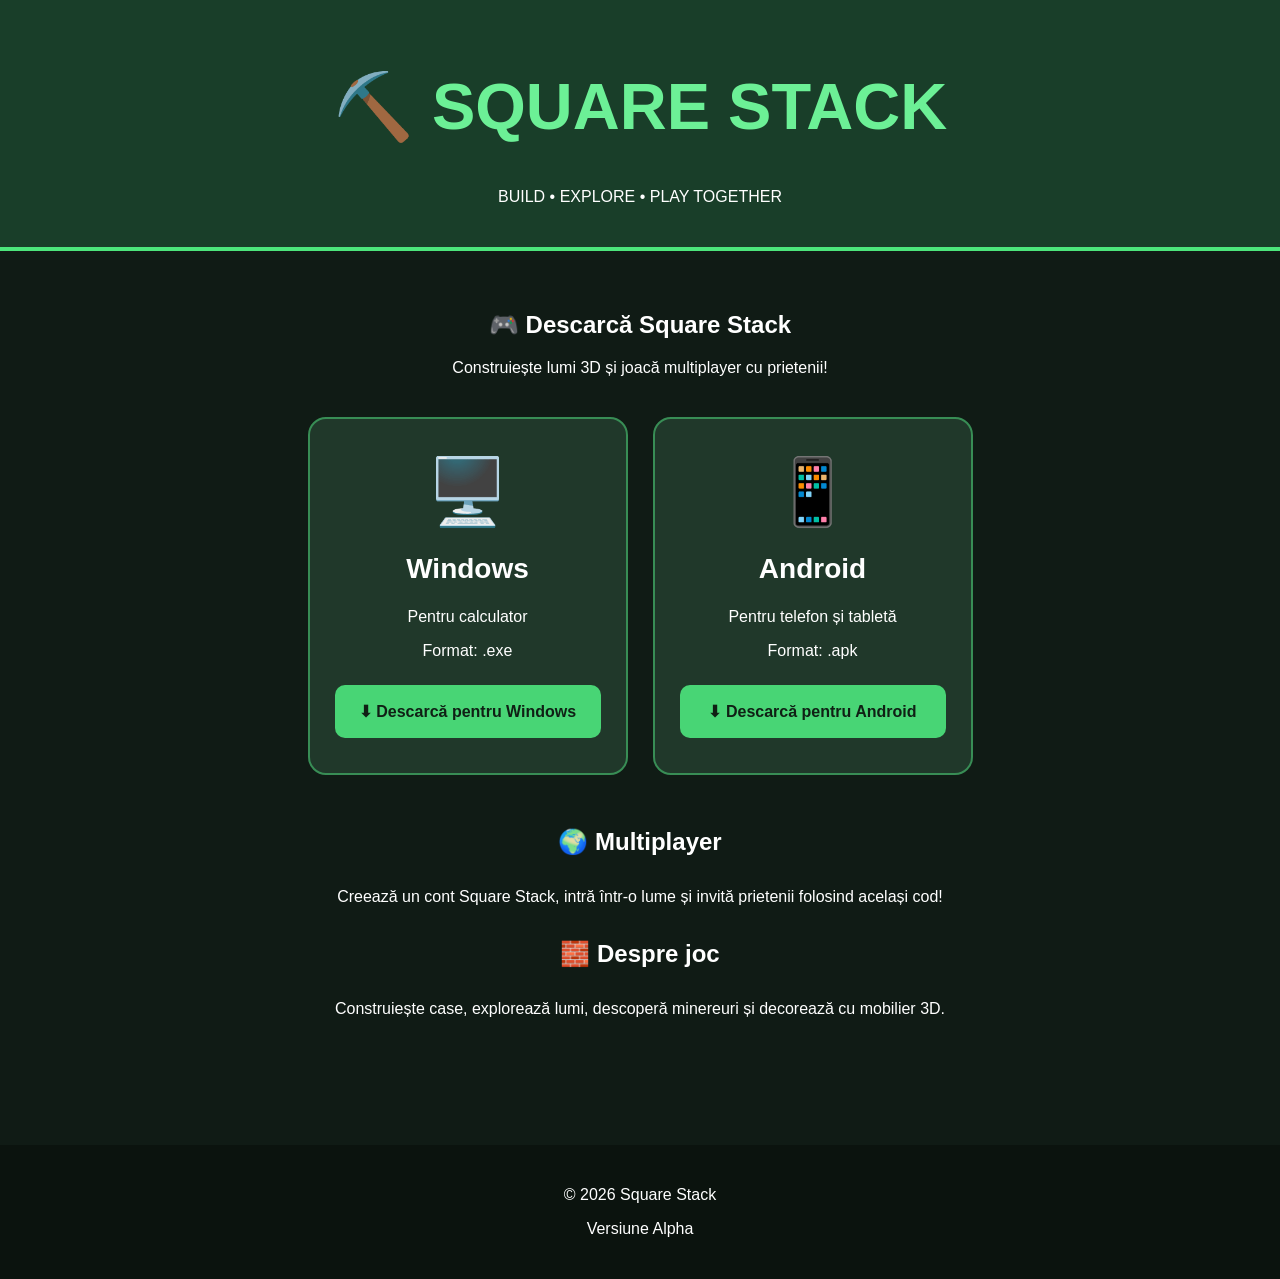
<file: site.html>
<!DOCTYPE html>
<html lang="ro">
<head>
    <meta charset="UTF-8">
    <meta name="viewport"
          content="width=device-width, initial-scale=1.0">

    <title>Square Stack - Download</title>

    <style>
        * {
            box-sizing: border-box;
        }

        body {
            margin: 0;
            background: #101b15;
            color: white;
            font-family: Arial, sans-serif;
            text-align: center;
        }

        header {
            background: #193e29;
            padding: 25px;
            border-bottom: 4px solid #4ce57b;
        }

        h1 {
            color: #6cf096;
            font-size: clamp(36px, 7vw, 65px);
        }

        main {
            max-width: 950px;
            margin: auto;
            padding: 40px 20px;
        }

        .downloads {
            display: flex;
            justify-content: center;
            flex-wrap: wrap;
            gap: 25px;
            margin-top: 40px;
        }

        .card {
            background: #20382a;
            border: 2px solid #388d55;
            border-radius: 18px;
            padding: 35px 25px;
            width: 320px;
        }

        .card h2 {
            font-size: 28px;
        }

        .icon {
            font-size: 65px;
        }

        .download-button {
            display: block;
            background: #48d575;
            color: #102015;
            padding: 17px;
            margin-top: 25px;
            border-radius: 10px;
            font-weight: bold;
            text-decoration: none;
        }

        .download-button:hover {
            background: #83ffa5;
        }

        .info {
            margin-top: 45px;
            line-height: 1.8;
        }

        footer {
            margin-top: 65px;
            padding: 25px;
            background: #0b130e;
        }
    </style>
</head>

<body>

    <header>
        <h1>⛏️ SQUARE STACK</h1>
        <p>BUILD • EXPLORE • PLAY TOGETHER</p>
    </header>

    <main>

        <h2>🎮 Descarcă Square Stack</h2>

        <p>
            Construiește lumi 3D și joacă
            multiplayer cu prietenii!
        </p>

        <div class="downloads">

            <!-- WINDOWS -->
            <div class="card">
                <div class="icon">🖥️</div>

                <h2>Windows</h2>

                <p>Pentru calculator</p>

                <p>Format: .exe</p>

                <a
                    class="download-button"
                    href="/download/windows">
                    ⬇ Descarcă pentru Windows
                </a>
            </div>

            <!-- ANDROID -->
            <div class="card">
                <div class="icon">📱</div>

                <h2>Android</h2>

                <p>Pentru telefon și tabletă</p>

                <p>Format: .apk</p>

                <a
                    class="download-button"
                    href="/download/android">
                    ⬇ Descarcă pentru Android
                </a>
            </div>

        </div>

        <div class="info">
            <h2>🌍 Multiplayer</h2>

            <p>
                Creează un cont Square Stack,
                intră într-o lume și invită
                prietenii folosind același cod!
            </p>

            <h2>🧱 Despre joc</h2>

            <p>
                Construiește case, explorează lumi,
                descoperă minereuri și decorează
                cu mobilier 3D.
            </p>
        </div>

    </main>

    <footer>
        <p>© 2026 Square Stack</p>
        <p>Versiune Alpha</p>
    </footer>

</body>
</html>
</file>
<file: css/style.css>
* {
            box-sizing: border-box
        }

        .skin-3d {
            width: 100%;
            height: 230px;
            background: #193e29;
            border-radius: 10px;
            cursor: grab;
            touch-action: none;
        }

        .skin-3d:active {
            cursor: grabbing;
        }

        body {
            margin: 0;
            background: #101b15;
            color: #fff;
            font-family: Arial, sans-serif
        }

        header {
            text-align: center;
            background: #193e29;
            padding: 24px;
            border-bottom: 4px solid #4ce57b
        }

        h1,
        h2 {
            color: #6cf096
        }

        h1 {
            margin: 0 0 8px
        }

        nav {
            display: flex;
            justify-content: center;
            gap: 12px;
            background: #14291c;
            padding: 15px
        }

        nav a {
            color: #6cf096;
            text-decoration: none;
            font-weight: bold
        }

        .preview {
            background: #193e29;
            min-height: 150px;
            border-radius: 10px;
            display: flex;
            align-items: center;
            justify-content: center;
            font-size: 60px;
        }

        main {
            max-width: 1100px;
            margin: auto;
            padding: 25px 16px
        }

        .notice {
            background: #20382a;
            border-left: 4px solid #6cf096;
            padding: 14px;
            border-radius: 8px
        }

        .tools {
            display: flex;
            gap: 12px;
            flex-wrap: wrap;
            margin: 22px 0
        }

        input,
        select {
            padding: 12px;
            background: #20382a;
            color: white;
            border: 1px solid #388d55;
            border-radius: 8px;
            font-size: 16px;
            flex: 1;
            min-width: 180px
        }

        .layout {
            display: grid;
            grid-template-columns: minmax(0, 1fr) 310px;
            gap: 20px
        }

        .grid {
            display: grid;
            grid-template-columns: repeat(auto-fit, minmax(190px, 1fr));
            gap: 15px
        }

        .card,
        .cart {
            background: #20382a;
            border: 2px solid #388d55;
            border-radius: 15px;
            padding: 18px
        }

        .card {
            text-align: center
        }

        .emoji {
            font-size: 55px;
            background: #193e29;
            border-radius: 10px;
            padding: 15px
        }

        .price {
            color: #a2ffbc;
            font-size: 20px;
            font-weight: bold
        }

        .btn {
            background: #48d575;
            color: #102015;
            border: 0;
            border-radius: 9px;
            padding: 12px 14px;
            font-weight: bold;
            cursor: pointer
        }

        .btn:hover {
            background: #83ffa5
        }

        .btn:disabled {
            opacity: .5;
            cursor: not-allowed
        }

        .card .btn {
            width: 100%
        }

        .cart {
            align-self: start
        }

        .cart-row {
            border-bottom: 1px solid #388d55;
            padding: 12px 0
        }

        .cart-row small {
            color: #c9d9ce
        }

        .qty {
            display: flex;
            align-items: center;
            gap: 8px;
            margin-top: 8px
        }

        .qty button {
            border: 1px solid #6cf096;
            border-radius: 6px;
            background: transparent;
            color: #fff;
            padding: 5px 10px;
            cursor: pointer
        }

        .cart-total {
            font-size: 21px;
            font-weight: bold;
            margin: 18px 0
        }

        .cart .btn {
            width: 100%
        }

        #message {
            margin-top: 12px;
            color: #b9ffd0
        }

        footer {
            text-align: center;
            background: #0b130e;
            padding: 25px;
            margin-top: 45px;
            color: #b4c8ba
        }

        @media(max-width:760px) {
            .layout {
                grid-template-columns: 1fr
            }
        }

/* Square Stack Store 2.1 */
.view-3d-btn { margin-top: 8px; background: #284e36; color:#b9ffd0; border:1px solid #6cf096; }
.view-3d-btn:hover {background:#366647;}
#skin-modal {color:#fff; background:#20382a; border:2px solid #388d55; border-radius:16px; width:min(420px, 94vw); padding:16px;}
#skin-modal::backdrop { background:rgba(0,0,0,.75); }
.viewer-top {display:flex; gap:12px; align-items:center; justify-content:space-between;}
.skin-stage {position:relative; height:270px; background:#14291c; border-radius:10px; perspective:650px; overflow:hidden; touch-action:none; cursor:grab;}
.skin-stage:active {cursor:grabbing;}
#skin-model {position:absolute; left:50%; top:50%; width:0; height:0; transform-style:preserve-3d;}
.skin-part {position:absolute; transform-style:preserve-3d; width:0; height:0;}
.skin-face {position:absolute; left:0; top:0; background-repeat:no-repeat; image-rendering:pixelated; backface-visibility:hidden;}
.downloads {display:grid;grid-template-columns:repeat(auto-fit,minmax(200px,1fr));gap:16px;margin-bottom:16px;}
.download-button {display:inline-block; color:#b9ffd0; font-weight:bold; padding:12px; border:1px solid #388d55; border-radius:8px;}
.download-button[aria-disabled=true] {opacity:.65;cursor:not-allowed;}
</file>
<file: site Squer stack/css/product-page.css>
/* ========================================
   SQUARE STACK - STYLE.CSS
   ======================================== */

/* PAGINI PRODUSE */


 * {
            box-sizing: border-box
        }

        .skin-3d {
            width: 100%;
            height: 230px;
            background: #193e29;
            border-radius: 10px;
            cursor: grab;
            touch-action: none;
        }

        .skin-3d:active {
            cursor: grabbing;
        }

        body {
            margin: 0;
            background: #101b15;
            color: #fff;
            font-family: Arial, sans-serif
        }

        header {
            text-align: center;
            background: #193e29;
            padding: 24px;
            border-bottom: 4px solid #4ce57b
        }

        h1,
        h2 {
            color: #6cf096
        }

        h1 {
            margin: 0 0 8px
        }

        nav {
            display: flex;
            justify-content: center;
            gap: 12px;
            background: #14291c;
            padding: 15px
        }

        nav a {
            color: #6cf096;
            text-decoration: none;
            font-weight: bold
        }

        .preview {
            background: #193e29;
            min-height: 150px;
            border-radius: 10px;
            display: flex;
            align-items: center;
            justify-content: center;
            font-size: 60px;
        }

        main {
            max-width: 1100px;
            margin: auto;
            padding: 25px 16px
        }

        .notice {
            background: #20382a;
            border-left: 4px solid #6cf096;
            padding: 14px;
            border-radius: 8px
        }

        .tools {
            display: flex;
            gap: 12px;
            flex-wrap: wrap;
            margin: 22px 0
        }

        input,
        select {
            padding: 12px;
            background: #20382a;
            color: white;
            border: 1px solid #388d55;
            border-radius: 8px;
            font-size: 16px;
            flex: 1;
            min-width: 180px
        }

        .layout {
            display: grid;
            grid-template-columns: minmax(0, 1fr) 310px;
            gap: 20px
        }

        .grid {
            display: grid;
            grid-template-columns: repeat(auto-fit, minmax(190px, 1fr));
            gap: 15px
        }

        .card,
        .cart {
            background: #20382a;
            border: 2px solid #388d55;
            border-radius: 15px;
            padding: 18px
        }

        .card {
            text-align: center
        }

        .emoji {
            font-size: 55px;
            background: #193e29;
            border-radius: 10px;
            padding: 15px
        }

        .price {
            color: #a2ffbc;
            font-size: 20px;
            font-weight: bold
        }

        .btn {
            background: #48d575;
            color: #102015;
            border: 0;
            border-radius: 9px;
            padding: 12px 14px;
            font-weight: bold;
            cursor: pointer
        }

        .btn:hover {
            background: #83ffa5
        }

        .btn:disabled {
            opacity: .5;
            cursor: not-allowed
        }

        .card .btn {
            width: 100%
        }

        .cart {
            align-self: start
        }

        .cart-row {
            border-bottom: 1px solid #388d55;
            padding: 12px 0
        }

        .cart-row small {
            color: #c9d9ce
        }

        .qty {
            display: flex;
            align-items: center;
            gap: 8px;
            margin-top: 8px
        }

        .qty button {
            border: 1px solid #6cf096;
            border-radius: 6px;
            background: transparent;
            color: #fff;
            padding: 5px 10px;
            cursor: pointer
        }

        .cart-total {
            font-size: 21px;
            font-weight: bold;
            margin: 18px 0
        }

        .cart .btn {
            width: 100%
        }

        #message {
            margin-top: 12px;
            color: #b9ffd0
        }

        footer {
            text-align: center;
            background: #0b130e;
            padding: 25px;
            margin-top: 45px;
            color: #b4c8ba
        }

        @media(max-width:760px) {
            .layout {
                grid-template-columns: 1fr
            }
        }

/* Square Stack Store 2.1 */
.view-3d-btn { margin-top: 8px; background: #284e36; color:#b9ffd0; border:1px solid #6cf096; }
.view-3d-btn:hover {background:#366647;}
#skin-modal {color:#fff; background:#20382a; border:2px solid #388d55; border-radius:16px; width:min(420px, 94vw); padding:16px;}
#skin-modal::backdrop { background:rgba(0,0,0,.75); }
.viewer-top {display:flex; gap:12px; align-items:center; justify-content:space-between;}
.skin-stage {position:relative; height:270px; background:#14291c; border-radius:10px; perspective:650px; overflow:hidden; touch-action:none; cursor:grab;}
.skin-stage:active {cursor:grabbing;}
#skin-model {position:absolute; left:50%; top:50%; width:0; height:0; transform-style:preserve-3d;}
.skin-part {position:absolute; transform-style:preserve-3d; width:0; height:0;}
.skin-face {position:absolute; left:0; top:0; background-repeat:no-repeat; image-rendering:pixelated; backface-visibility:hidden;}
.downloads {display:grid;grid-template-columns:repeat(auto-fit,minmax(200px,1fr));gap:16px;margin-bottom:16px;}
.download-button {display:inline-block; color:#b9ffd0; font-weight:bold; padding:12px; border:1px solid #388d55; border-radius:8px;}
.download-button[aria-disabled=true] {opacity:.65;cursor:not-allowed;}



.product-page-container {
    width: min(1120px, calc(100% - 32px));
    margin: 32px auto 64px;
    color: #f4f6fb;
}

.product-breadcrumb {
    display: flex;
    gap: 10px;
    margin-bottom: 22px;
    color: #aeb8ca;
    font-size: 14px;
}

.product-breadcrumb a,
.cart-link a {
    color: #8fc7ff;
    text-decoration: none;
}

.product-hero {
    display: grid;
    grid-template-columns: 1.05fr .95fr;
    gap: 34px;
    align-items: center;
    padding: 24px;
    border: 1px solid rgba(255, 255, 255, .12);
    border-radius: 22px;
    background: #121928;
}

.product-image-wrap {
    min-height: 320px;
    display: grid;
    place-items: center;
    border-radius: 16px;
    background: rgba(255, 255, 255, .045);
    overflow: hidden;
}

.product-main-image {
    width: 100%;
    max-height: 440px;
    object-fit: contain;
}

.image-fallback {
    padding: 30px;
    color: #aeb8ca;
    text-align: center;
}

.product-category {
    display: inline-block;
    padding: 6px 11px;
    border-radius: 30px;
    background: rgba(95, 160, 255, .15);
    color: #a8d2ff;
    font-size: 13px;
}

.product-summary h1 {
    margin: 14px 0;
    font-size: clamp(30px, 4vw, 44px);
}

.product-short-description {
    color: #c4ccda;
    font-size: 17px;
    line-height: 1.7;
}

.product-price {
    margin-top: 22px;
    font-size: 30px;
    font-weight: 800;
}

.product-tax-note {
    color: #9da9bb;
    font-size: 13px;
}

.product-button {
    display: inline-flex;
    align-items: center;
    justify-content: center;
    min-height: 46px;
    padding: 11px 18px;
    margin: 4px 8px 4px 0;
    border: 0;
    border-radius: 11px;
    background: #3478e5;
    color: white;
    font: inherit;
    font-weight: 700;
    text-decoration: none;
    cursor: pointer;
}

.product-button:hover {
    filter: brightness(1.12);
}

.product-button.secondary {
    background: #293448;
    border: 1px solid rgba(255, 255, 255, .16);
}

.product-status {
    min-height: 22px;
    color: #9fe2b2;
    font-weight: 600;
}

.cart-link {
    color: #bdc7d7;
    font-size: 14px;
}

.product-section {
    margin-top: 26px;
    padding: 25px;
    border: 1px solid rgba(255, 255, 255, .1);
    border-radius: 18px;
    background: #121928;
}

.product-section h2,
.product-bottom h2 {
    margin: 0 0 13px;
    font-size: 24px;
}

.product-section p {
    color: #c4ccda;
    font-size: 16px;
    line-height: 1.75;
}

.feature-list {
    display: grid;
    gap: 10px;
    padding-left: 22px;
    color: #dce4f0;
    line-height: 1.6;
}

.product-info-grid {
    display: grid;
    grid-template-columns: repeat(4, 1fr);
    gap: 14px;
    margin-top: 20px;
}

.info-card {
    display: flex;
    flex-direction: column;
    gap: 9px;
    padding: 18px;
    border: 1px solid rgba(255, 255, 255, .1);
    border-radius: 15px;
    background: #121928;
}

.info-card span {
    color: #9da9bb;
    font-size: 13px;
}

.info-card strong {
    overflow-wrap: anywhere;
}

.faq-section details {
    padding: 14px 0;
    border-top: 1px solid rgba(255, 255, 255, .1);
    color: #e8edf5;
}

.faq-section summary {
    cursor: pointer;
    font-weight: 700;
}

.product-bottom {
    margin-top: 26px;
    padding: 28px;
    border-radius: 18px;
    background: #182b49;
}

.product-bottom p {
    color: #c4ccda;
}

/* ========================================
   BUTOANE DESCARCARE ANDROID / WINDOWS
   ======================================== */

.download-buttons {
    display: flex;
    flex-wrap: wrap;
    justify-content: center;
    align-items: center;
    gap: 18px;
    width: 100%;
    margin: 30px auto;
}

.download-buttons .download-btn {
    appearance: none;
    -webkit-appearance: none;
    display: inline-flex;
    align-items: center;
    justify-content: center;
    box-sizing: border-box;
    width: 280px;
    min-height: 62px;
    padding: 15px 22px;
    border: 2px solid rgba(255, 255, 255, .2);
    border-radius: 15px;
    color: #ffffff;
    font-family: inherit;
    font-size: 16px;
    font-weight: 800;
    text-align: center;
    text-decoration: none;
    cursor: pointer;
    box-shadow: 0 5px 15px rgba(0, 0, 0, .3);
    transition: transform .2s, box-shadow .2s, filter .2s;
}

.download-buttons .android-btn {
    background: linear-gradient(135deg, #35c96b, #159447);
}

.download-buttons .windows-btn {
    background: linear-gradient(135deg, #1688ed, #0755bd);
}

.download-buttons .download-btn:hover {
    filter: brightness(1.15);
    transform: translateY(-3px);
    box-shadow: 0 8px 20px rgba(0, 0, 0, .35);
}

.download-buttons .download-btn:active {
    transform: scale(.97);
}

/* ========================================
   BUTON JOACA IN BROWSER
   ======================================== */

.download-button {
    display: inline-flex;
    justify-content: center;
    align-items: center;
    padding: 13px 22px;
    border-radius: 12px;
    background: #3478e5;
    color: white;
    font-weight: 700;
    text-decoration: none;
    transition: .2s;
}

.download-button:hover {
    background: #2163c9;
    transform: translateY(-2px);
}

/* ========================================
   RESPONSIVE - TABLETE SI TELEFOANE
   ======================================== */

@media (max-width: 760px) {
    .product-page-container {
        width: calc(100% - 22px);
        margin-top: 18px;
    }

    .product-hero {
        grid-template-columns: 1fr;
        gap: 22px;
        padding: 15px;
    }

    .product-image-wrap {
        min-height: 230px;
    }

    .product-main-image {
        max-height: 300px;
    }

    .product-info-grid {
        grid-template-columns: repeat(2, 1fr);
        gap: 9px;
    }

    .info-card {
        padding: 13px;
    }

    .product-section {
        padding: 18px;
    }
}

@media (max-width: 600px) {
    .download-buttons {
        flex-direction: column;
        align-items: stretch;
        padding: 0 12px;
        box-sizing: border-box;
    }

    .download-buttons .download-btn {
        width: 100%;
        min-width: 0;
    }
}

@media (max-width: 380px) {
    .product-info-grid {
        grid-template-columns: 1fr;
    }
}
</file>
<file: css/product-page.css>
.product-page-container {
    width: min(1120px, calc(100% - 32px));
    margin: 32px auto 64px;
    color: #f4f6fb;
}

.product-breadcrumb {
    display: flex;
    gap: 10px;
    margin-bottom: 22px;
    color: #aeb8ca;
    font-size: 14px;
}

.product-breadcrumb a,
.cart-link a {
    color: #8fc7ff;
    text-decoration: none;
}

.product-hero {
    display: grid;
    grid-template-columns: 1.05fr .95fr;
    gap: 34px;
    align-items: center;
    padding: 24px;
    border: 1px solid rgba(255, 255, 255, .12);
    border-radius: 22px;
    background: #121928;
}

.product-image-wrap {
    min-height: 320px;
    display: grid;
    place-items: center;
    border-radius: 16px;
    background: rgba(255, 255, 255, .045);
    overflow: hidden;
}

.product-main-image {
    width: 100%;
    max-height: 440px;
    object-fit: contain;
}

.image-fallback {
    padding: 30px;
    color: #aeb8ca;
    text-align: center;
}

.product-category {
    display: inline-block;
    padding: 6px 11px;
    border-radius: 30px;
    background: rgba(95, 160, 255, .15);
    color: #a8d2ff;
    font-size: 13px;
}

.product-summary h1 {
    margin: 14px 0;
    font-size: clamp(30px, 4vw, 44px);
}

.product-short-description {
    color: #c4ccda;
    font-size: 17px;
    line-height: 1.7;
}

.product-price {
    margin-top: 22px;
    font-size: 30px;
    font-weight: 800;
}

.product-tax-note {
    color: #9da9bb;
    font-size: 13px;
}

.product-button {
    display: inline-flex;
    align-items: center;
    justify-content: center;
    min-height: 46px;
    padding: 11px 18px;
    margin: 4px 8px 4px 0;
    border: 0;
    border-radius: 11px;
    background: #3478e5;
    color: white;
    font: inherit;
    font-weight: 700;
    text-decoration: none;
    cursor: pointer;
}

.product-button:hover {
    filter: brightness(1.12);
}

.product-button.secondary {
    background: #293448;
    border: 1px solid rgba(255, 255, 255, .16);
}

.product-status {
    min-height: 22px;
    color: #9fe2b2;
    font-weight: 600;
}

.cart-link {
    color: #bdc7d7;
    font-size: 14px;
}

.product-section {
    margin-top: 26px;
    padding: 25px;
    border: 1px solid rgba(255, 255, 255, .1);
    border-radius: 18px;
    background: #121928;
}

.product-section h2,
.product-bottom h2 {
    margin: 0 0 13px;
    font-size: 24px;
}

.product-section p {
    color: #c4ccda;
    font-size: 16px;
    line-height: 1.75;
}

.feature-list {
    display: grid;
    gap: 10px;
    padding-left: 22px;
    color: #dce4f0;
    line-height: 1.6;
}

.product-info-grid {
    display: grid;
    grid-template-columns: repeat(4, 1fr);
    gap: 14px;
    margin-top: 20px;
}

.info-card {
    display: flex;
    flex-direction: column;
    gap: 9px;
    padding: 18px;
    border: 1px solid rgba(255, 255, 255, .1);
    border-radius: 15px;
    background: #121928;
}

.info-card span {
    color: #9da9bb;
    font-size: 13px;
}

.info-card strong {
    overflow-wrap: anywhere;
}

.faq-section details {
    padding: 14px 0;
    border-top: 1px solid rgba(255, 255, 255, .1);
    color: #e8edf5;
}

.faq-section summary {
    cursor: pointer;
    font-weight: 700;
}

.product-bottom {
    margin-top: 26px;
    padding: 28px;
    border-radius: 18px;
    background: #182b49;
}

.product-bottom p {
    color: #c4ccda;
}

@media (max-width: 760px) {
    .product-page-container {
        width: calc(100% - 22px);
        margin-top: 18px;
    }

    .product-hero {
        grid-template-columns: 1fr;
        gap: 22px;
        padding: 15px;
    }

    .product-image-wrap {
        min-height: 230px;
    }

    .product-main-image {
        max-height: 300px;
    }

    .product-info-grid {
        grid-template-columns: repeat(2, 1fr);
        gap: 9px;
    }

    .info-card {
        padding: 13px;
    }

    .product-section {
        padding: 18px;
    }
}

@media (max-width: 380px) {
    .product-info-grid {
        grid-template-columns: 1fr;
    }
}
</file>
